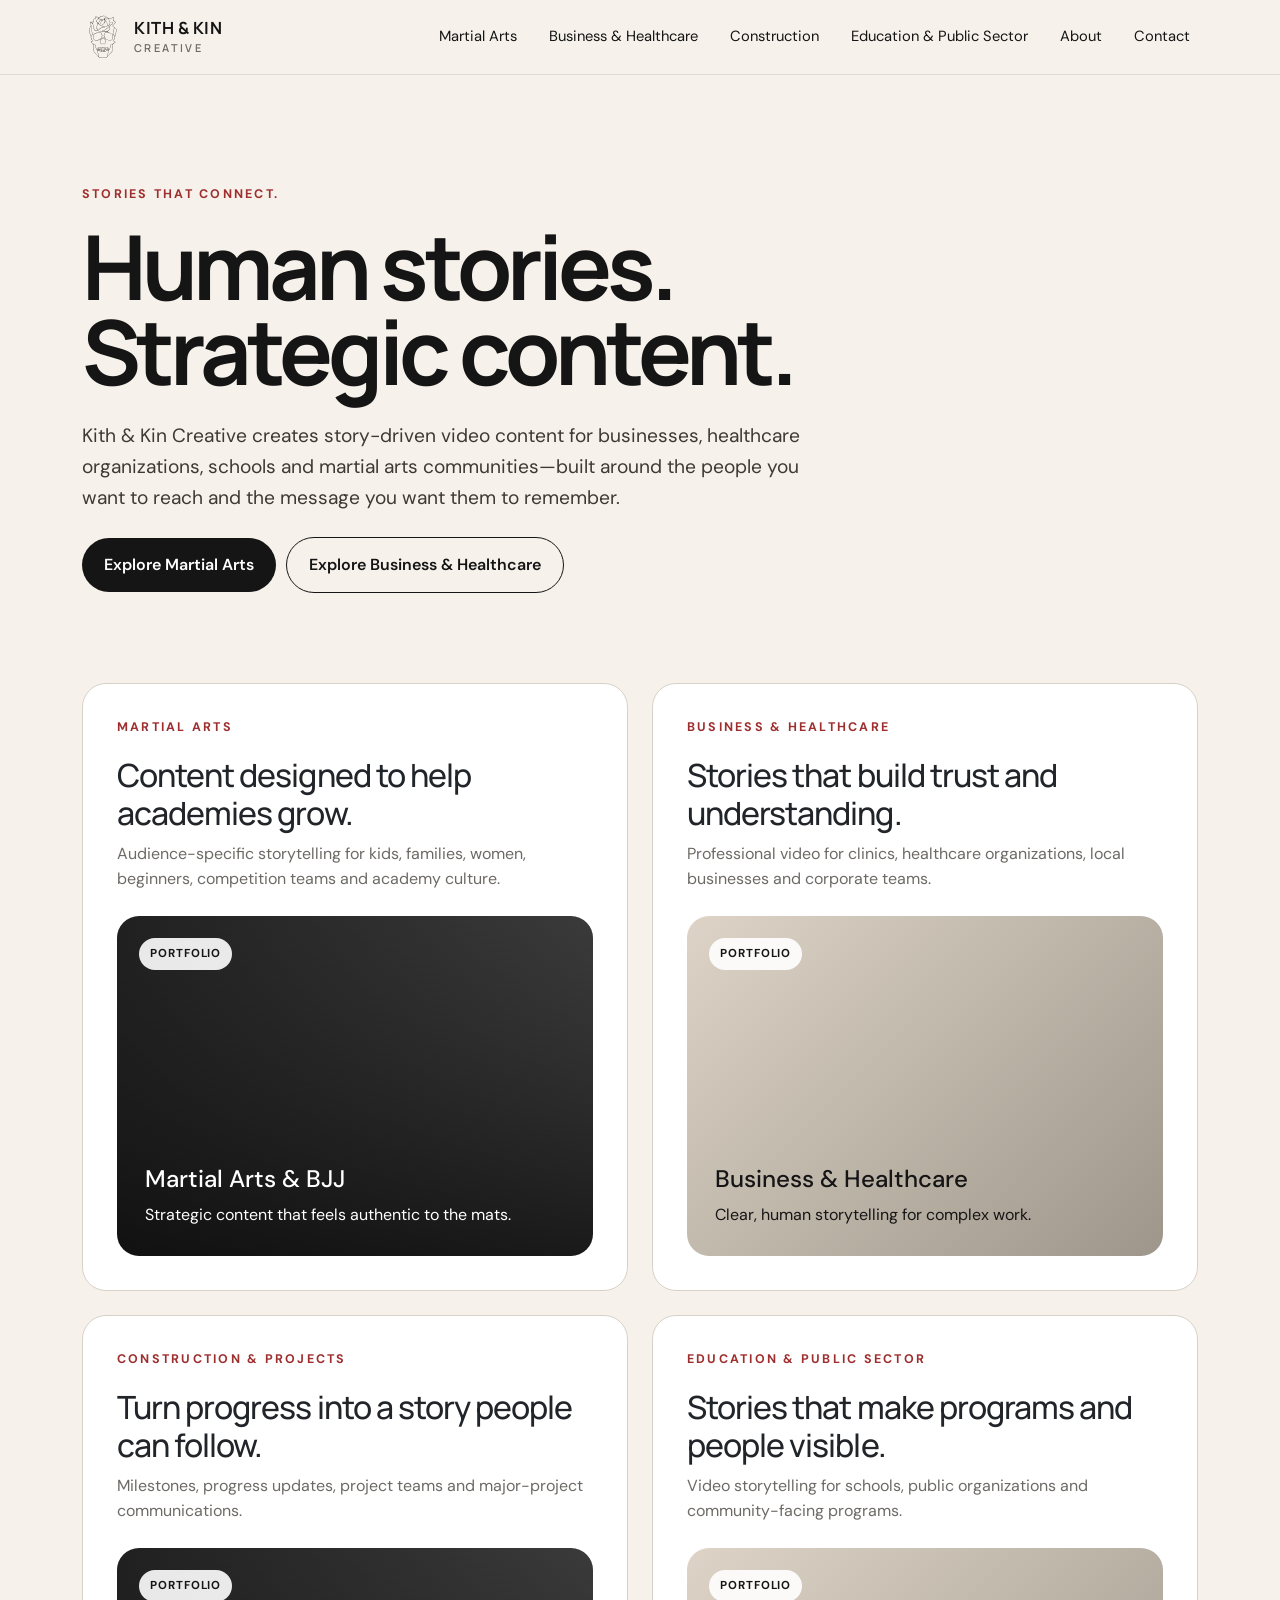
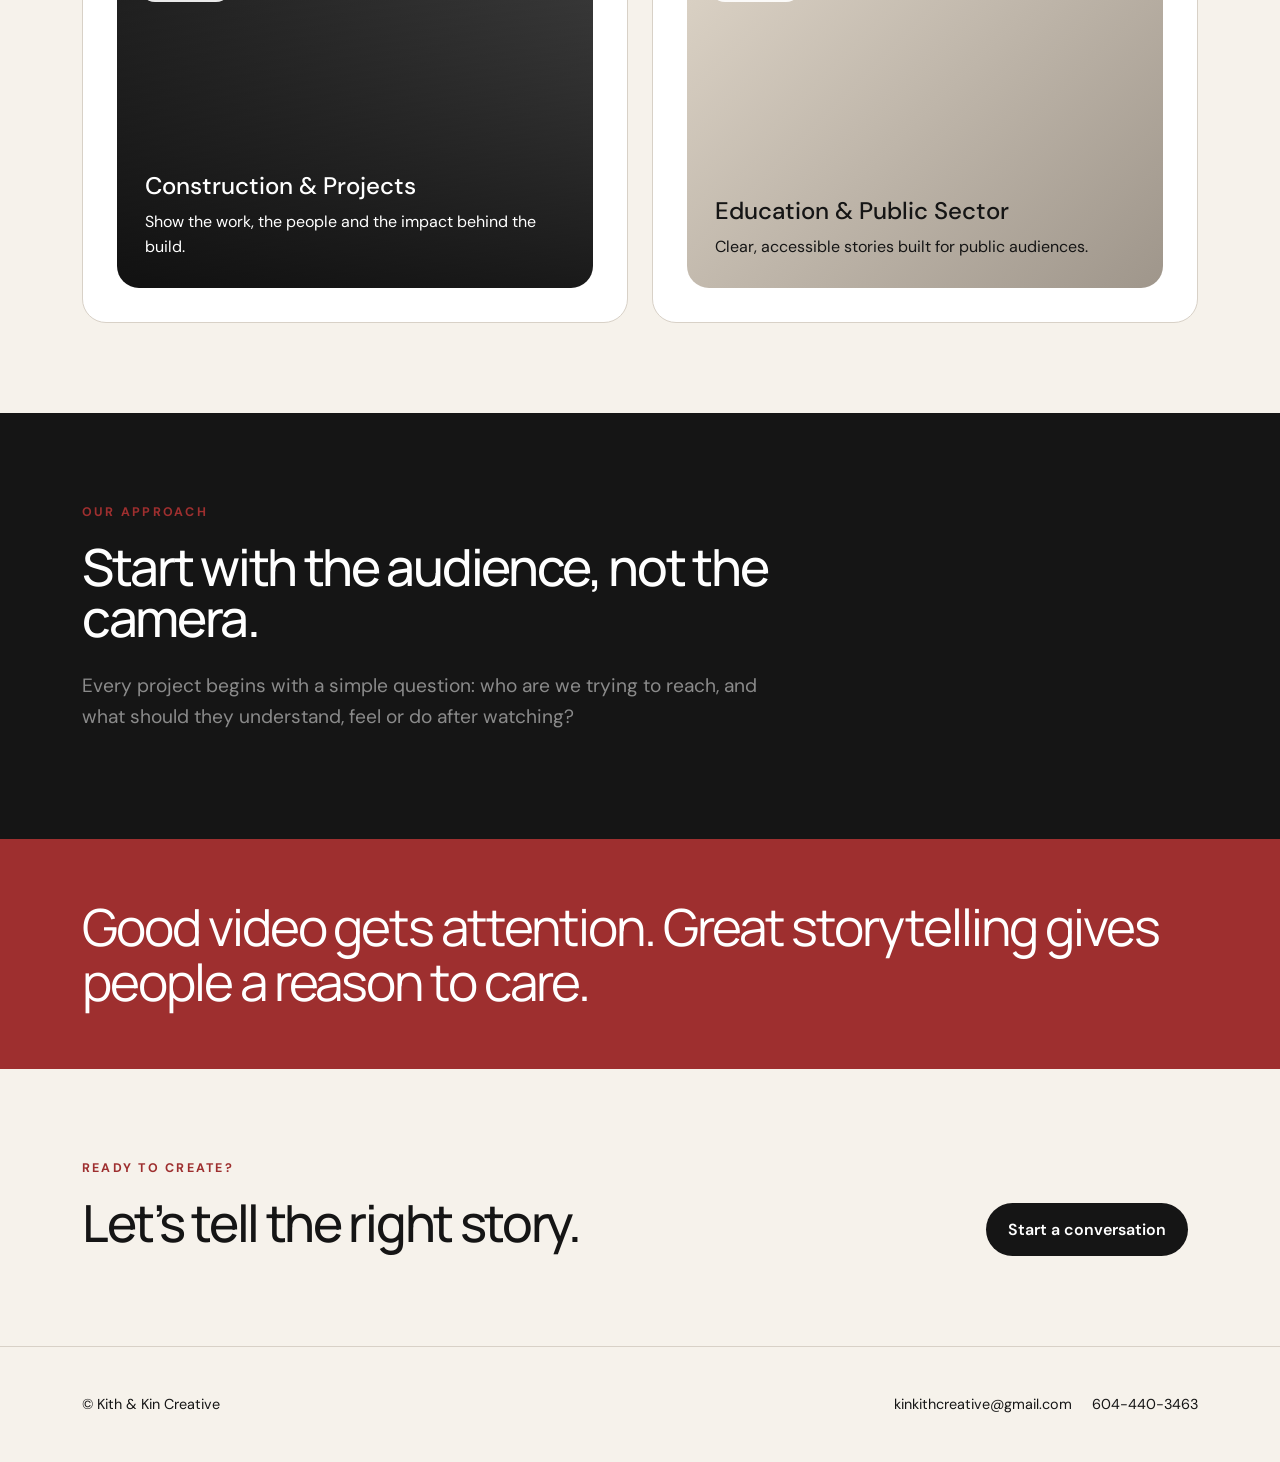
<file: index.html>
<!doctype html><html lang="en"><head><meta charset="utf-8"><meta name="viewport" content="width=device-width, initial-scale=1"><meta name="description" content="Kith & Kin Creative — story-driven video content for businesses, healthcare, schools and martial arts communities."><title>Kith & Kin Creative</title><link href="https://cdn.jsdelivr.net/npm/bootstrap@5.3.3/dist/css/bootstrap.min.css" rel="stylesheet"><link rel="preconnect" href="https://fonts.googleapis.com"><link rel="preconnect" href="https://fonts.gstatic.com" crossorigin><link href="https://fonts.googleapis.com/css2?family=DM+Sans:wght@400;500;600;700&family=Manrope:wght@500;600;700&display=swap" rel="stylesheet"><link rel="stylesheet" href="assets/styles.css"></head><body><nav class="navbar navbar-expand-lg site-nav"><div class="container"><a href="./" class="brand"><img src="assets/logo.svg" alt="Kith & Kin Creative logo"><span class="brand-copy">KITH & KIN<span>CREATIVE</span></span></a><button class="navbar-toggler" type="button" data-bs-toggle="collapse" data-bs-target="#mainNav"><span class="navbar-toggler-icon"></span></button><div class="collapse navbar-collapse justify-content-end" id="mainNav"><div class="navbar-nav"><a class="nav-link" href="martial-arts/">Martial Arts</a><a class="nav-link" href="business-healthcare/">Business & Healthcare</a><a class="nav-link" href="construction-projects/">Construction</a><a class="nav-link" href="education-public-sector/">Education & Public Sector</a><a class="nav-link" href="about/">About</a><a class="nav-link" href="contact/">Contact</a></div></div></div></nav><main><section class="hero"><div class="container"><div class="eyebrow">Stories that connect.</div><h1 class="display-title">Human stories.<br>Strategic content.</h1><p class="lead-copy">Kith & Kin Creative creates story-driven video content for businesses, healthcare organizations, schools and martial arts communities—built around the people you want to reach and the message you want them to remember.</p><div class="mt-4"><a class="btn-main" href="martial-arts/">Explore Martial Arts</a><a class="btn-ghost" href="business-healthcare/">Explore Business & Healthcare</a></div></div></section><section class="section pt-0"><div class="container"><div class="row g-4"><div class="col-lg-6"><a href="martial-arts/" class="text-decoration-none text-dark"><div class="split-card"><div class="eyebrow">Martial Arts</div><h3>Content designed to help academies grow.</h3><p class="muted">Audience-specific storytelling for kids, families, women, beginners, competition teams and academy culture.</p><div class="portfolio-panel mt-4"><span class="tag">Portfolio</span><div><h4>Martial Arts & BJJ</h4><p class="mb-0">Strategic content that feels authentic to the mats.</p></div></div></div></a></div><div class="col-lg-6"><a href="business-healthcare/" class="text-decoration-none text-dark"><div class="split-card"><div class="eyebrow">Business & Healthcare</div><h3>Stories that build trust and understanding.</h3><p class="muted">Professional video for clinics, healthcare organizations, local businesses and corporate teams.</p><div class="portfolio-panel light mt-4"><span class="tag">Portfolio</span><div><h4>Business & Healthcare</h4><p class="mb-0">Clear, human storytelling for complex work.</p></div></div></div></a></div><div class="col-lg-6"><a href="construction-projects/" class="text-decoration-none text-dark"><div class="split-card"><div class="eyebrow">Construction & Projects</div><h3>Turn progress into a story people can follow.</h3><p class="muted">Milestones, progress updates, project teams and major-project communications.</p><div class="portfolio-panel mt-4"><span class="tag">Portfolio</span><div><h4>Construction & Projects</h4><p class="mb-0">Show the work, the people and the impact behind the build.</p></div></div></div></a></div><div class="col-lg-6"><a href="education-public-sector/" class="text-decoration-none text-dark"><div class="split-card"><div class="eyebrow">Education & Public Sector</div><h3>Stories that make programs and people visible.</h3><p class="muted">Video storytelling for schools, public organizations and community-facing programs.</p><div class="portfolio-panel light mt-4"><span class="tag">Portfolio</span><div><h4>Education & Public Sector</h4><p class="mb-0">Clear, accessible stories built for public audiences.</p></div></div></div></a></div></div></div></section><section class="section section-dark"><div class="container"><div class="row"><div class="col-lg-8"><div class="eyebrow">Our approach</div><h2 class="section-title">Start with the audience, not the camera.</h2><p class="lead-copy text-white-50">Every project begins with a simple question: who are we trying to reach, and what should they understand, feel or do after watching?</p></div></div></div></section><section class="quote-strip"><div class="container"><p>Good video gets attention. Great storytelling gives people a reason to care.</p></div></section><section class="section"><div class="container d-lg-flex justify-content-between align-items-end"><div><div class="eyebrow">Ready to create?</div><h2 class="section-title">Let’s tell the right story.</h2></div><a class="btn-main mt-4 mt-lg-0" href="contact/">Start a conversation</a></div></section></main><footer class="footer"><div class="container d-flex flex-column flex-md-row justify-content-between"><div>© Kith & Kin Creative</div><div class="footer-contact"><a href="mailto:kinkithcreative@gmail.com">kinkithcreative@gmail.com</a><a href="tel:+16044403463">604-440-3463</a></div></div></footer><script src="https://cdn.jsdelivr.net/npm/bootstrap@5.3.3/dist/js/bootstrap.bundle.min.js"></script></body></html>
</file>
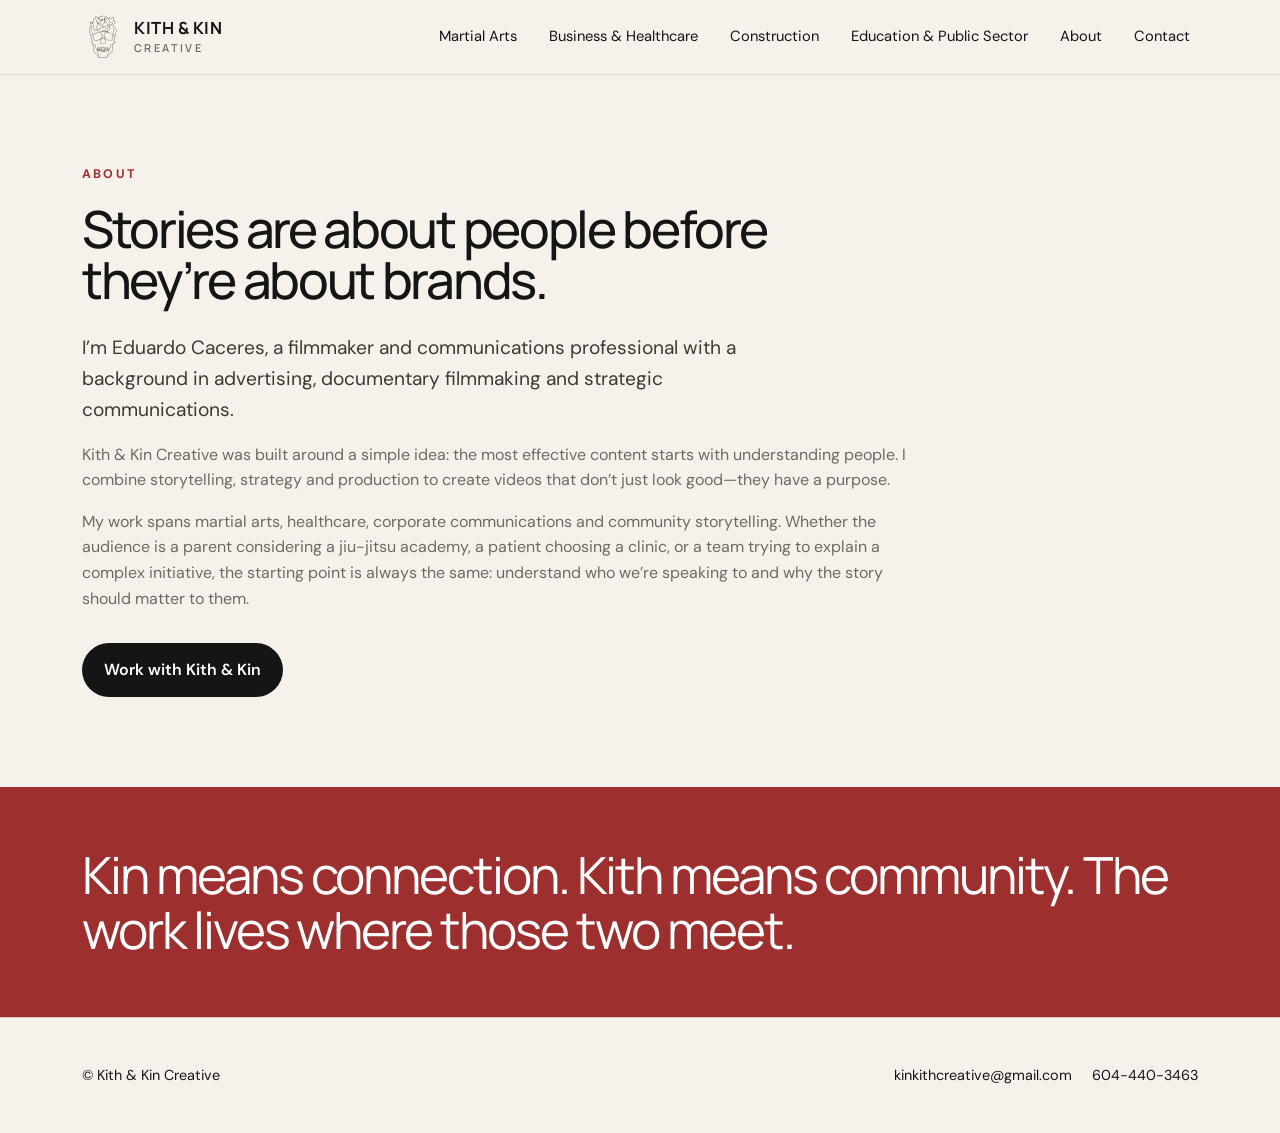
<file: about/index.html>
<!doctype html><html lang="en"><head><meta charset="utf-8"><meta name="viewport" content="width=device-width, initial-scale=1"><meta name="description" content="Kith & Kin Creative — story-driven video content for businesses, healthcare, schools and martial arts communities."><title>About | Kith & Kin Creative</title><link href="https://cdn.jsdelivr.net/npm/bootstrap@5.3.3/dist/css/bootstrap.min.css" rel="stylesheet"><link rel="preconnect" href="https://fonts.googleapis.com"><link rel="preconnect" href="https://fonts.gstatic.com" crossorigin><link href="https://fonts.googleapis.com/css2?family=DM+Sans:wght@400;500;600;700&family=Manrope:wght@500;600;700&display=swap" rel="stylesheet"><link rel="stylesheet" href="../assets/styles.css"></head><body><nav class="navbar navbar-expand-lg site-nav"><div class="container"><a href="../" class="brand"><img src="../assets/logo.svg" alt="Kith & Kin Creative logo"><span class="brand-copy">KITH & KIN<span>CREATIVE</span></span></a><button class="navbar-toggler" type="button" data-bs-toggle="collapse" data-bs-target="#mainNav"><span class="navbar-toggler-icon"></span></button><div class="collapse navbar-collapse justify-content-end" id="mainNav"><div class="navbar-nav"><a class="nav-link" href="../martial-arts/">Martial Arts</a><a class="nav-link" href="../business-healthcare/">Business & Healthcare</a><a class="nav-link" href="../construction-projects/">Construction</a><a class="nav-link" href="../education-public-sector/">Education & Public Sector</a><a class="nav-link" href="../about/">About</a><a class="nav-link" href="../contact/">Contact</a></div></div></div></nav><main><section class="section"><div class="container"><div class="row"><div class="col-lg-10 col-xl-9"><div class="eyebrow">About</div><h1 class="section-title">Stories are about people before they’re about brands.</h1><p class="lead-copy">I’m Eduardo Caceres, a filmmaker and communications professional with a background in advertising, documentary filmmaking and strategic communications.</p><p class="muted">Kith & Kin Creative was built around a simple idea: the most effective content starts with understanding people. I combine storytelling, strategy and production to create videos that don’t just look good—they have a purpose.</p><p class="muted">My work spans martial arts, healthcare, corporate communications and community storytelling. Whether the audience is a parent considering a jiu-jitsu academy, a patient choosing a clinic, or a team trying to explain a complex initiative, the starting point is always the same: understand who we’re speaking to and why the story should matter to them.</p><a class="btn-main mt-3" href="../contact/">Work with Kith & Kin</a></div></div></div></section><section class="quote-strip"><div class="container"><p>Kin means connection. Kith means community. The work lives where those two meet.</p></div></section></main><footer class="footer"><div class="container d-flex flex-column flex-md-row justify-content-between"><div>© Kith & Kin Creative</div><div class="footer-contact"><a href="mailto:kinkithcreative@gmail.com">kinkithcreative@gmail.com</a><a href="tel:+16044403463">604-440-3463</a></div></div></footer><script src="https://cdn.jsdelivr.net/npm/bootstrap@5.3.3/dist/js/bootstrap.bundle.min.js"></script></body></html>
</file>
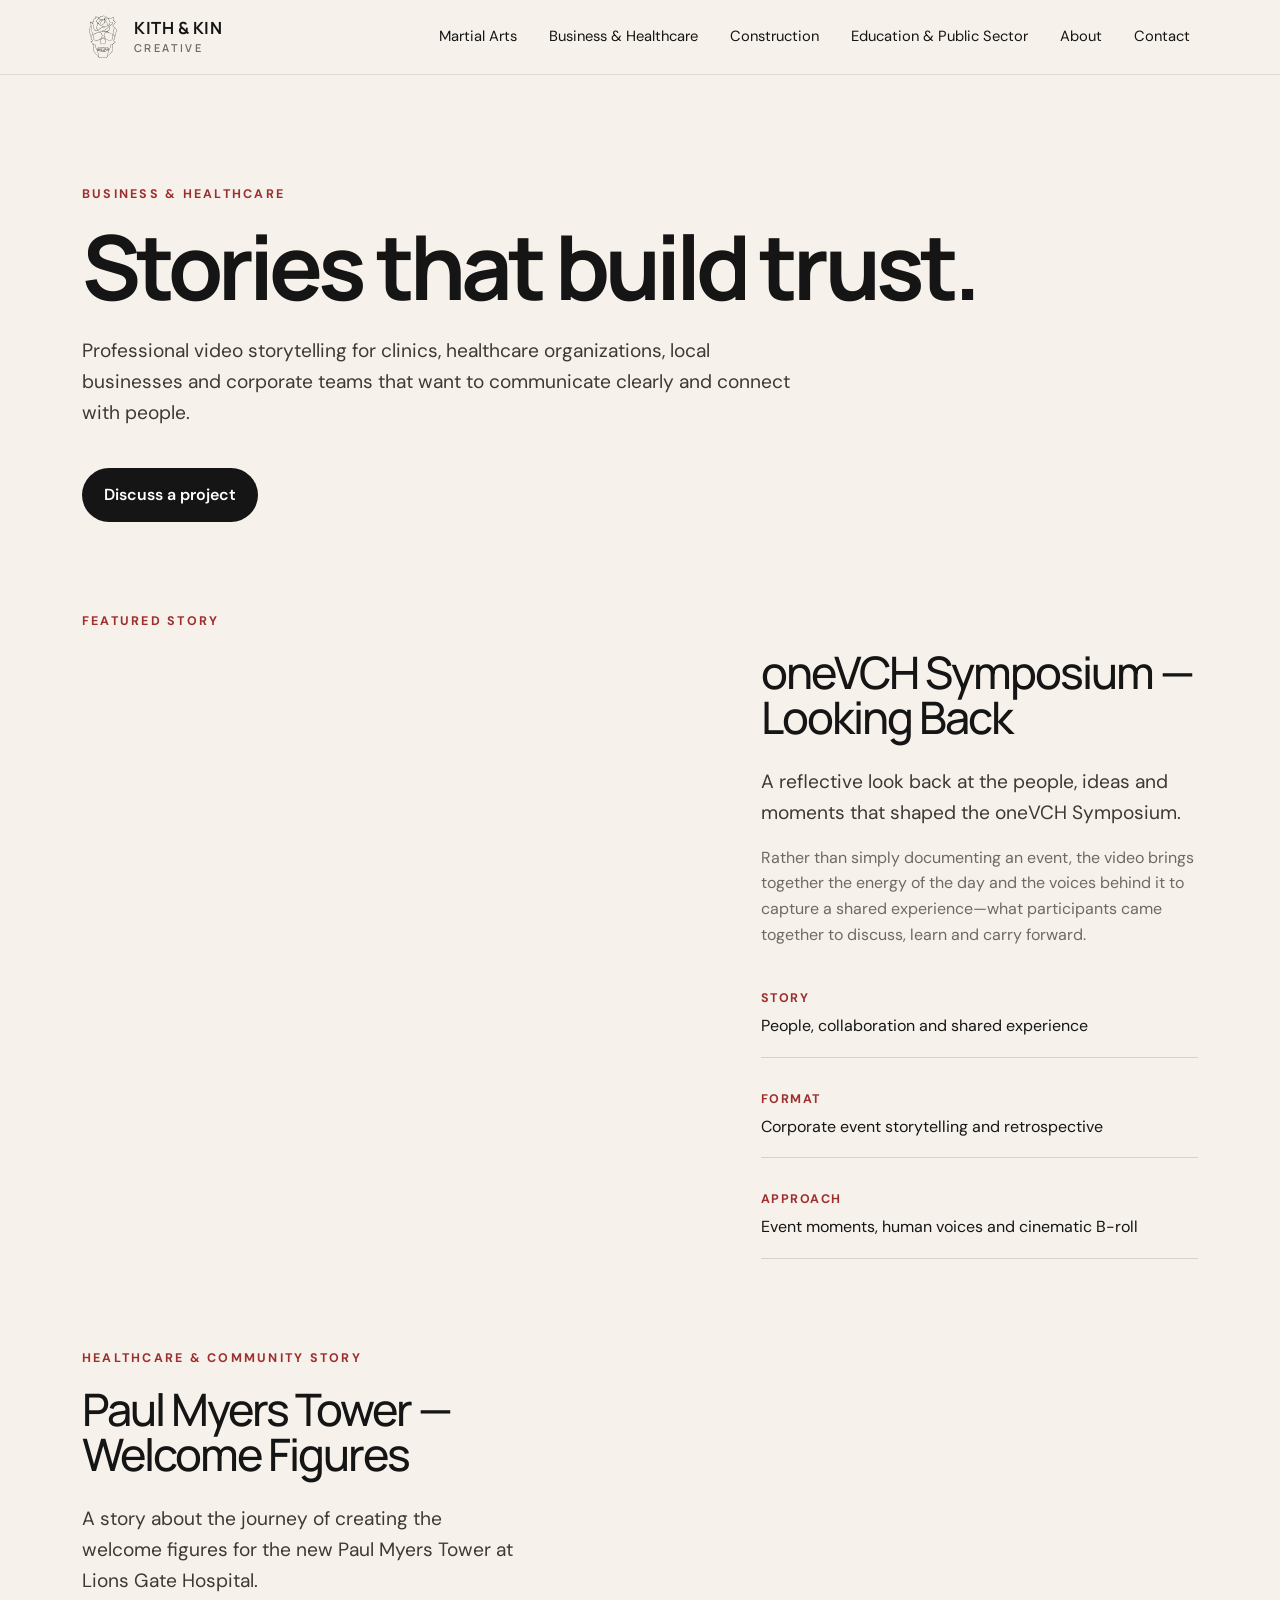
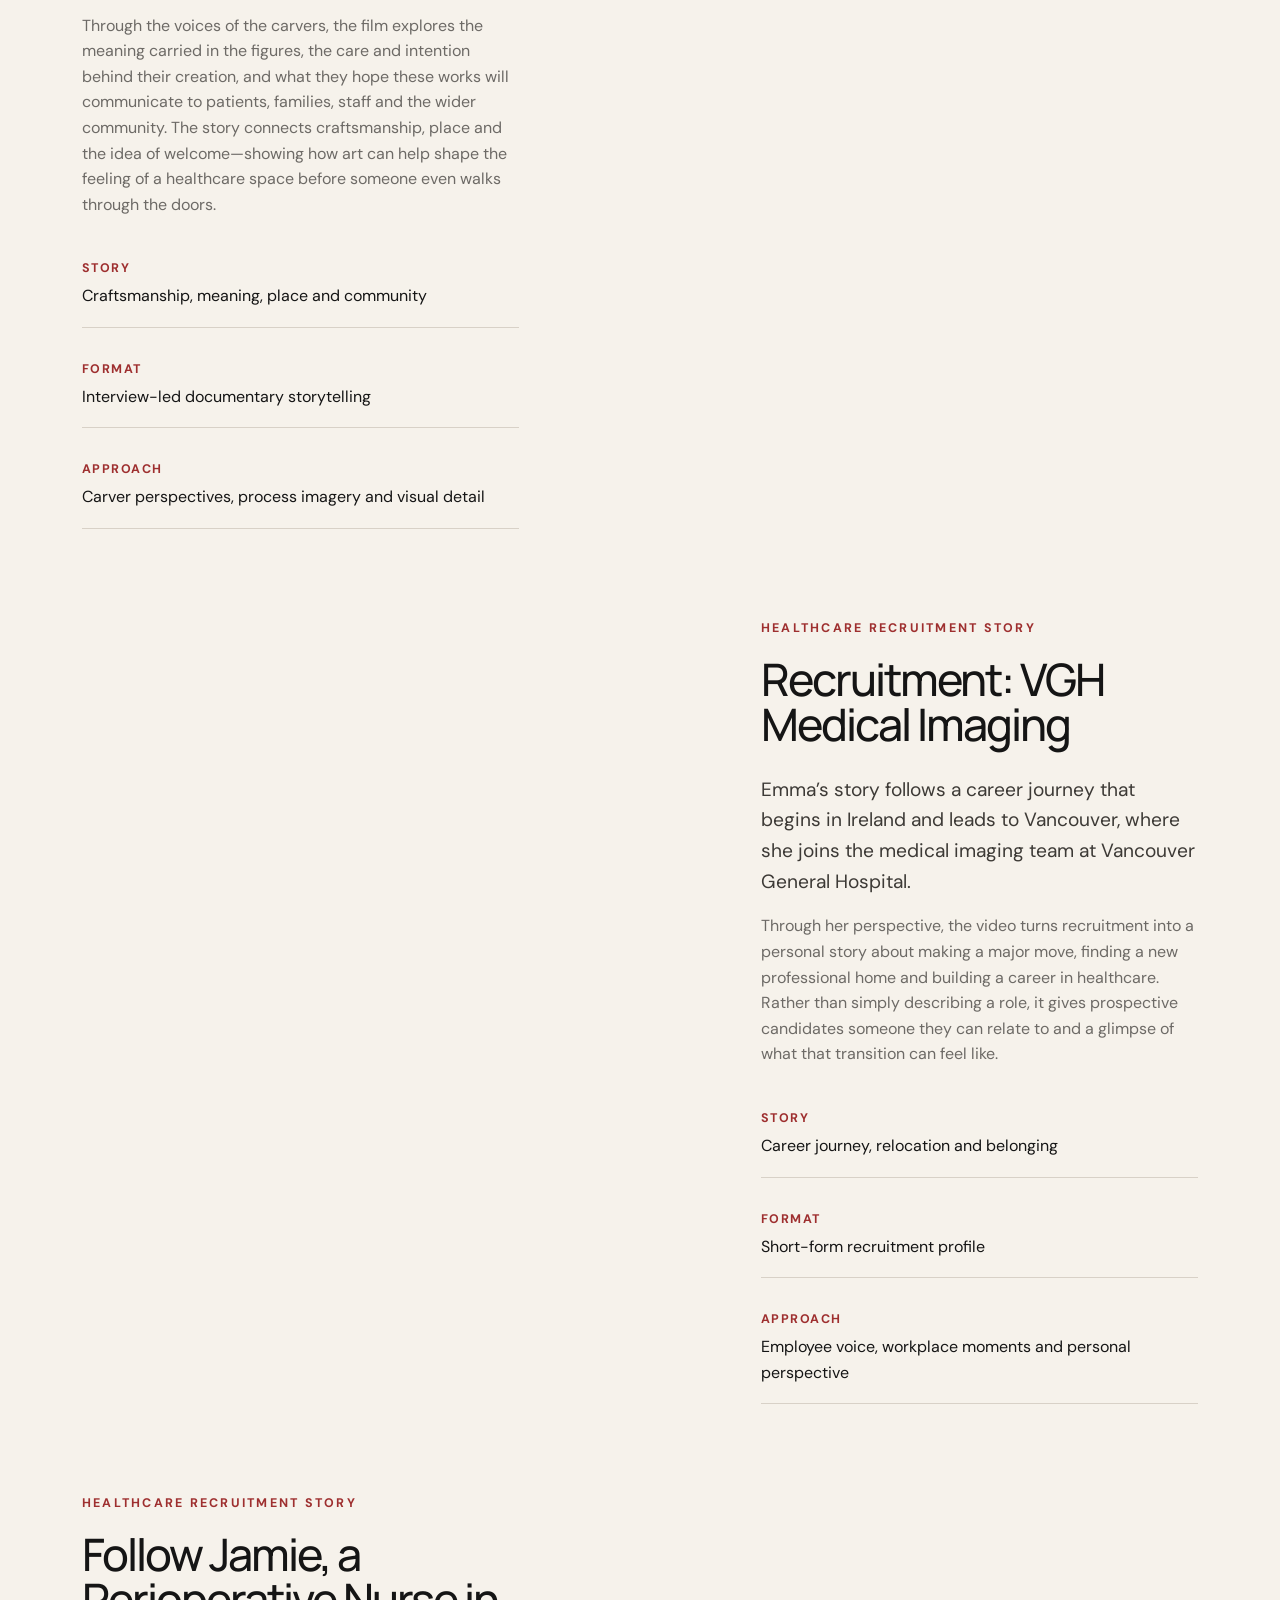
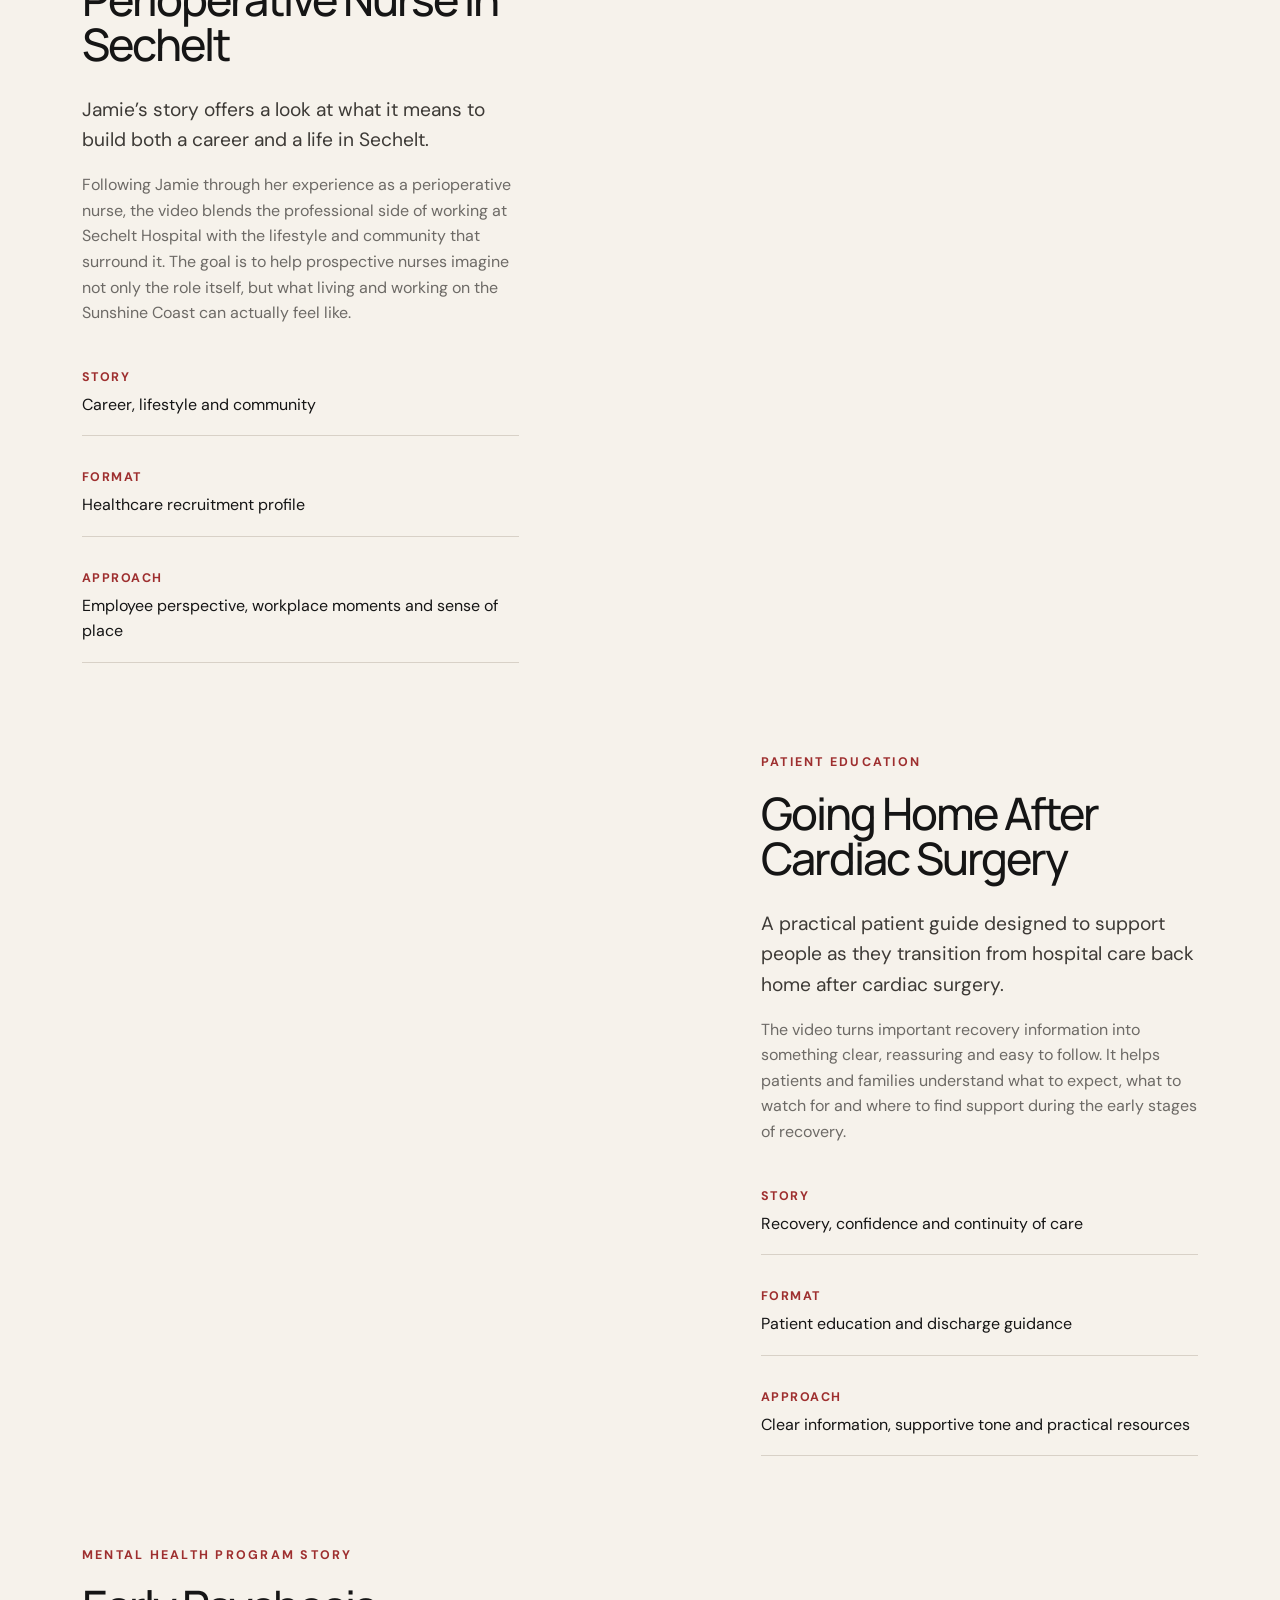
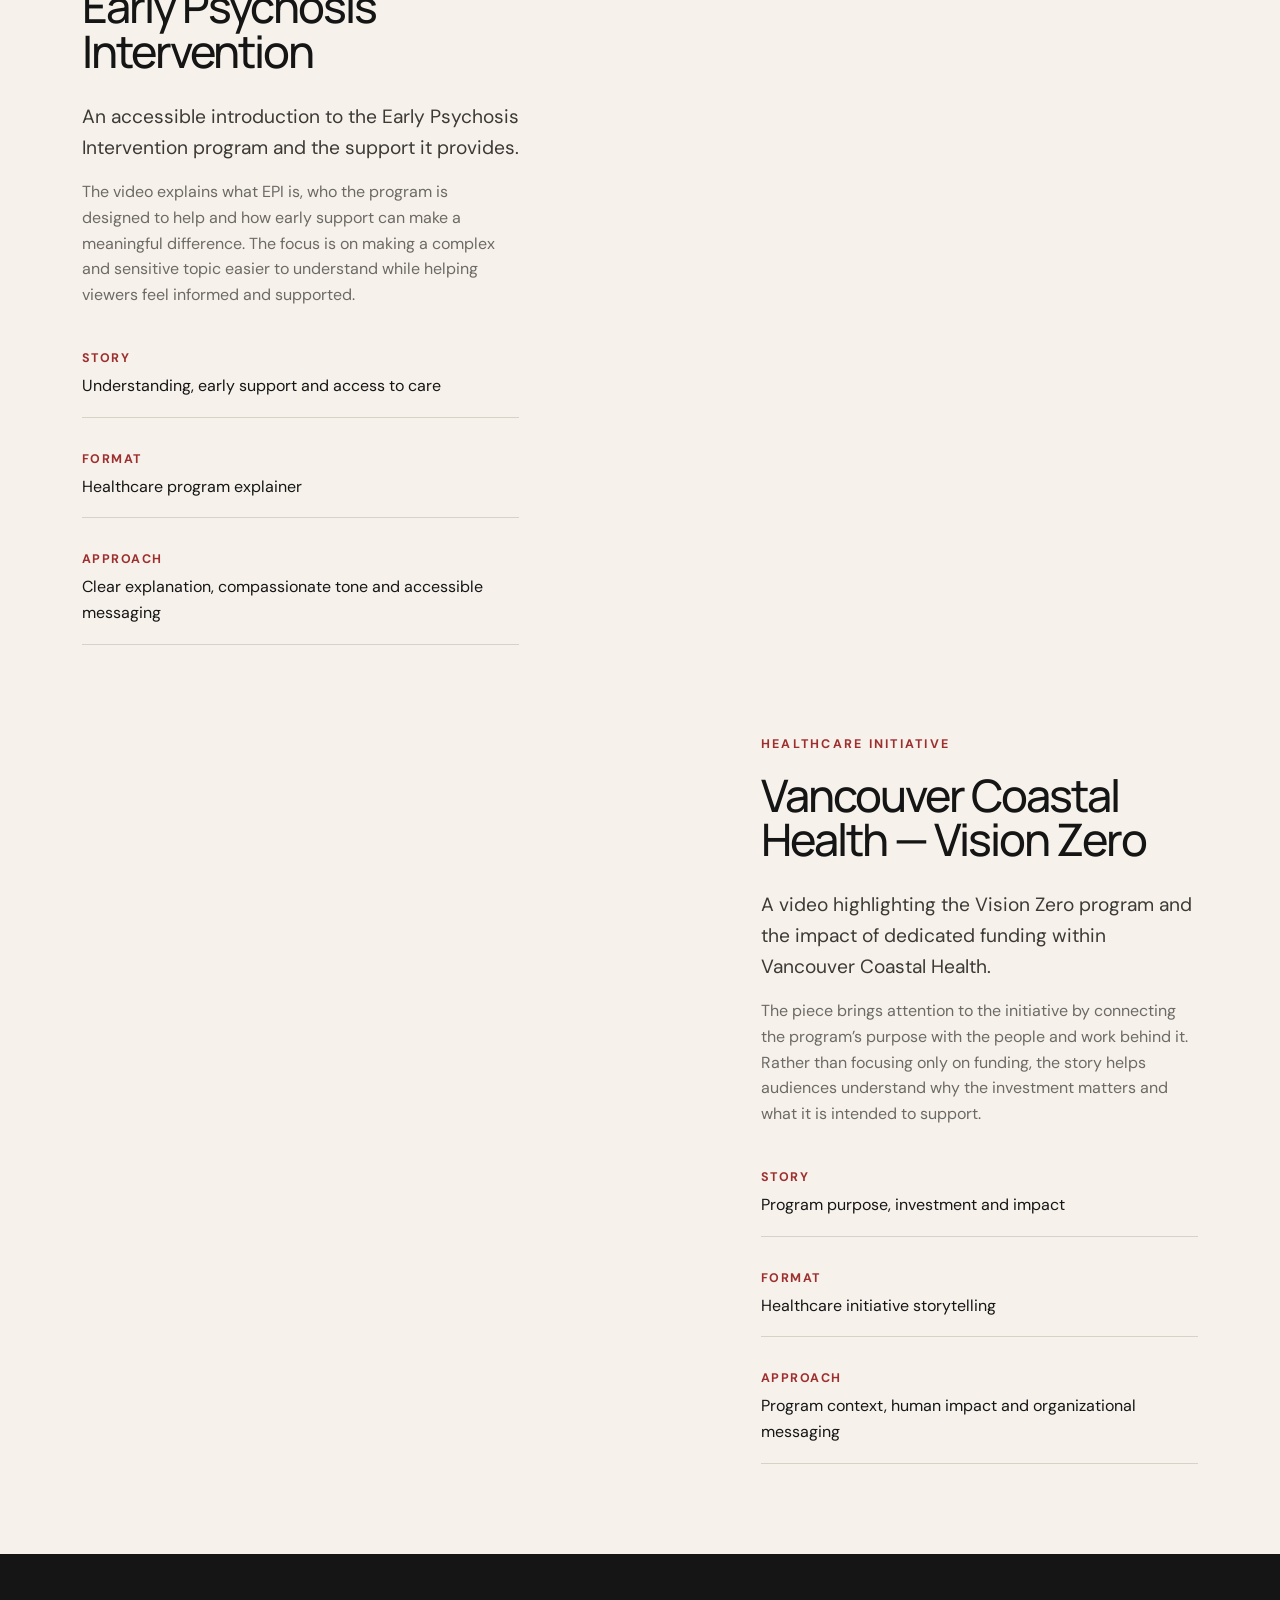
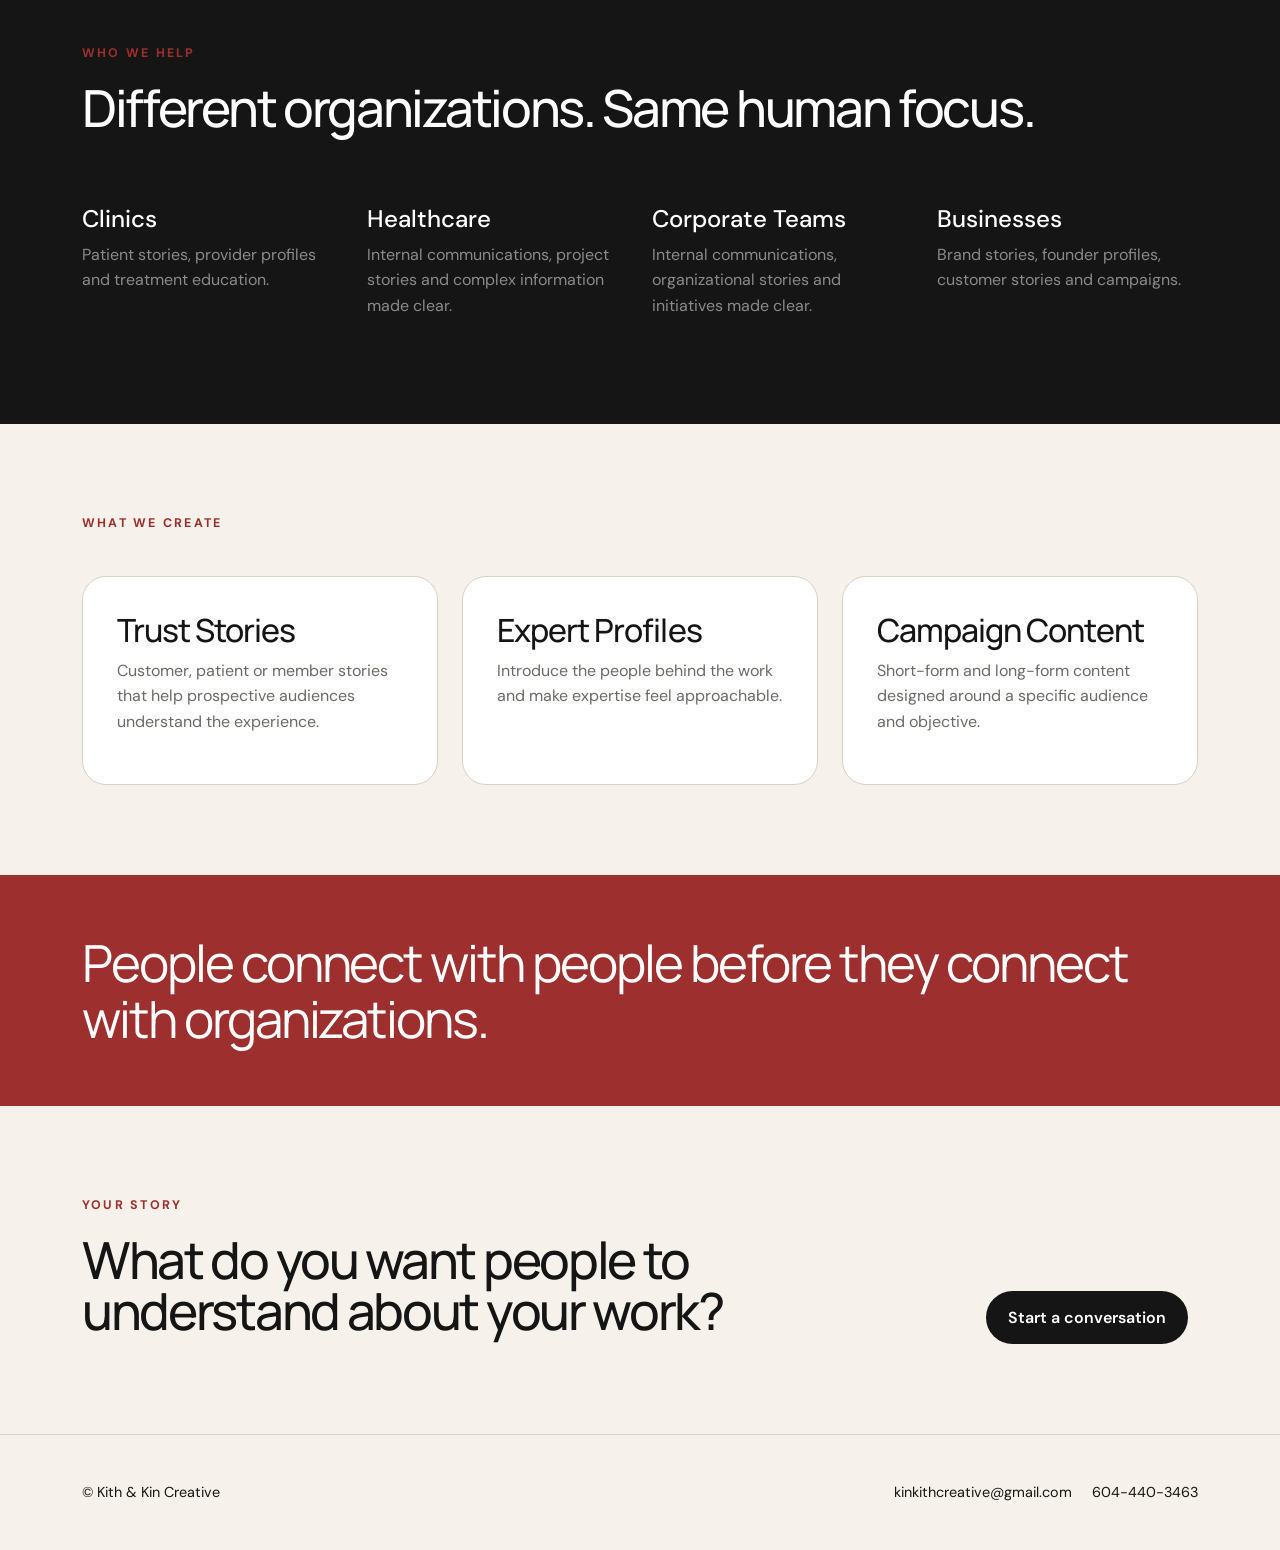
<file: business-healthcare/index.html>
<!doctype html><html lang="en"><head><meta charset="utf-8"><meta name="viewport" content="width=device-width, initial-scale=1"><meta name="description" content="Kith & Kin Creative — story-driven video content for businesses, healthcare, schools and martial arts communities."><title>Business & Healthcare | Kith & Kin Creative</title><link href="https://cdn.jsdelivr.net/npm/bootstrap@5.3.3/dist/css/bootstrap.min.css" rel="stylesheet"><link rel="preconnect" href="https://fonts.googleapis.com"><link rel="preconnect" href="https://fonts.gstatic.com" crossorigin><link href="https://fonts.googleapis.com/css2?family=DM+Sans:wght@400;500;600;700&family=Manrope:wght@500;600;700&display=swap" rel="stylesheet"><link rel="stylesheet" href="../assets/styles.css"></head><body><nav class="navbar navbar-expand-lg site-nav"><div class="container"><a href="../" class="brand"><img src="../assets/logo.svg" alt="Kith & Kin Creative logo"><span class="brand-copy">KITH & KIN<span>CREATIVE</span></span></a><button class="navbar-toggler" type="button" data-bs-toggle="collapse" data-bs-target="#mainNav"><span class="navbar-toggler-icon"></span></button><div class="collapse navbar-collapse justify-content-end" id="mainNav"><div class="navbar-nav"><a class="nav-link" href="../martial-arts/">Martial Arts</a><a class="nav-link" href="../business-healthcare/">Business & Healthcare</a><a class="nav-link" href="../construction-projects/">Construction</a><a class="nav-link" href="../education-public-sector/">Education & Public Sector</a><a class="nav-link" href="../about/">About</a><a class="nav-link" href="../contact/">Contact</a></div></div></div></nav><main><section class="hero"><div class="container"><div class="eyebrow">Business & Healthcare</div><h1 class="display-title">Stories that build trust.</h1><p class="lead-copy">Professional video storytelling for clinics, healthcare organizations, local businesses and corporate teams that want to communicate clearly and connect with people.</p><a class="btn-main mt-4" href="../contact/">Discuss a project</a></div></section><section class="section pt-0"><div class="container"><div class="eyebrow">Featured story</div><div class="row g-5 story-row"><div class="col-lg-7"><div class="ratio ratio-16x9"><iframe src="https://www.youtube.com/embed/2CYdNn0IaSI" title="oneVCH Symposium — Looking Back" allowfullscreen style="border:0;border-radius:22px;"></iframe></div></div><div class="col-lg-5 story-copy"><h2 class="section-title" style="font-size:clamp(2rem,3.5vw,3.5rem)">oneVCH Symposium — Looking Back</h2><p class="lead-copy">A reflective look back at the people, ideas and moments that shaped the oneVCH Symposium.</p><p class="muted">Rather than simply documenting an event, the video brings together the energy of the day and the voices behind it to capture a shared experience—what participants came together to discuss, learn and carry forward.</p><div class="detail-list mt-4"><div class="detail-item"><strong>Story</strong>People, collaboration and shared experience</div><div class="detail-item"><strong>Format</strong>Corporate event storytelling and retrospective</div><div class="detail-item"><strong>Approach</strong>Event moments, human voices and cinematic B-roll</div></div></div></div></div></section><section class="section pt-0"><div class="container"><div class="row g-5 story-row"><div class="col-lg-5 order-2 order-lg-1 story-copy"><div class="eyebrow">Healthcare & Community Story</div><h2 class="section-title" style="font-size:clamp(2rem,3.5vw,3.5rem)">Paul Myers Tower — Welcome Figures</h2><p class="lead-copy">A story about the journey of creating the welcome figures for the new Paul Myers Tower at Lions Gate Hospital.</p><p class="muted">Through the voices of the carvers, the film explores the meaning carried in the figures, the care and intention behind their creation, and what they hope these works will communicate to patients, families, staff and the wider community. The story connects craftsmanship, place and the idea of welcome—showing how art can help shape the feeling of a healthcare space before someone even walks through the doors.</p><div class="detail-list mt-4"><div class="detail-item"><strong>Story</strong>Craftsmanship, meaning, place and community</div><div class="detail-item"><strong>Format</strong>Interview-led documentary storytelling</div><div class="detail-item"><strong>Approach</strong>Carver perspectives, process imagery and visual detail</div></div></div><div class="col-lg-7 order-1 order-lg-2"><div class="ratio ratio-16x9"><iframe src="https://www.youtube.com/embed/PzsLpSVX38o" title="Paul Myers Tower — Welcome Figures" allowfullscreen style="border:0;border-radius:22px;"></iframe></div></div></div></div></section><section class="section pt-0"><div class="container"><div class="row g-5 story-row"><div class="col-lg-7"><div class="ratio" style="--bs-aspect-ratio:177.78%;max-width:420px;margin:auto;"><iframe src="https://www.youtube.com/embed/UgBVRF5D2V8" title="Recruitment: VGH Medical Imaging — Emma's Journey" allowfullscreen style="border:0;border-radius:22px;"></iframe></div></div><div class="col-lg-5 story-copy"><div class="eyebrow">Healthcare Recruitment Story</div><h2 class="section-title" style="font-size:clamp(2rem,3.5vw,3.5rem)">Recruitment: VGH Medical Imaging</h2><p class="lead-copy">Emma’s story follows a career journey that begins in Ireland and leads to Vancouver, where she joins the medical imaging team at Vancouver General Hospital.</p><p class="muted">Through her perspective, the video turns recruitment into a personal story about making a major move, finding a new professional home and building a career in healthcare. Rather than simply describing a role, it gives prospective candidates someone they can relate to and a glimpse of what that transition can feel like.</p><div class="detail-list mt-4"><div class="detail-item"><strong>Story</strong>Career journey, relocation and belonging</div><div class="detail-item"><strong>Format</strong>Short-form recruitment profile</div><div class="detail-item"><strong>Approach</strong>Employee voice, workplace moments and personal perspective</div></div></div></div></div></section><section class="section pt-0"><div class="container"><div class="row g-5 story-row"><div class="col-lg-5 order-2 order-lg-1 story-copy"><div class="eyebrow">Healthcare Recruitment Story</div><h2 class="section-title" style="font-size:clamp(2rem,3.5vw,3.5rem)">Follow Jamie, a Perioperative Nurse in Sechelt</h2><p class="lead-copy">Jamie’s story offers a look at what it means to build both a career and a life in Sechelt.</p><p class="muted">Following Jamie through her experience as a perioperative nurse, the video blends the professional side of working at Sechelt Hospital with the lifestyle and community that surround it. The goal is to help prospective nurses imagine not only the role itself, but what living and working on the Sunshine Coast can actually feel like.</p><div class="detail-list mt-4"><div class="detail-item"><strong>Story</strong>Career, lifestyle and community</div><div class="detail-item"><strong>Format</strong>Healthcare recruitment profile</div><div class="detail-item"><strong>Approach</strong>Employee perspective, workplace moments and sense of place</div></div></div><div class="col-lg-7 order-1 order-lg-2"><div class="ratio ratio-16x9"><iframe src="https://www.youtube.com/embed/D8jDJz2F5_M" title="Follow Jamie, a perioperative nurse in Sechelt" allowfullscreen style="border:0;border-radius:22px;"></iframe></div></div></div></div></section><section class="section pt-0"><div class="container"><div class="row g-5 story-row"><div class="col-lg-7"><div class="ratio ratio-16x9"><iframe src="https://www.youtube.com/embed/63Rv4WA3I5w" title="Going home from the hospital after cardiac surgery — VGH patient guide" allowfullscreen style="border:0;border-radius:22px;"></iframe></div></div><div class="col-lg-5 story-copy"><div class="eyebrow">Patient Education</div><h2 class="section-title" style="font-size:clamp(2rem,3.5vw,3.5rem)">Going Home After Cardiac Surgery</h2><p class="lead-copy">A practical patient guide designed to support people as they transition from hospital care back home after cardiac surgery.</p><p class="muted">The video turns important recovery information into something clear, reassuring and easy to follow. It helps patients and families understand what to expect, what to watch for and where to find support during the early stages of recovery.</p><div class="detail-list mt-4"><div class="detail-item"><strong>Story</strong>Recovery, confidence and continuity of care</div><div class="detail-item"><strong>Format</strong>Patient education and discharge guidance</div><div class="detail-item"><strong>Approach</strong>Clear information, supportive tone and practical resources</div></div></div></div></div></section><section class="section pt-0"><div class="container"><div class="row g-5 story-row"><div class="col-lg-5 order-2 order-lg-1 story-copy"><div class="eyebrow">Mental Health Program Story</div><h2 class="section-title" style="font-size:clamp(2rem,3.5vw,3.5rem)">Early Psychosis Intervention</h2><p class="lead-copy">An accessible introduction to the Early Psychosis Intervention program and the support it provides.</p><p class="muted">The video explains what EPI is, who the program is designed to help and how early support can make a meaningful difference. The focus is on making a complex and sensitive topic easier to understand while helping viewers feel informed and supported.</p><div class="detail-list mt-4"><div class="detail-item"><strong>Story</strong>Understanding, early support and access to care</div><div class="detail-item"><strong>Format</strong>Healthcare program explainer</div><div class="detail-item"><strong>Approach</strong>Clear explanation, compassionate tone and accessible messaging</div></div></div><div class="col-lg-7 order-1 order-lg-2"><div class="ratio ratio-16x9"><iframe src="https://www.youtube.com/embed/RWavaA0WoGc" title="Early Psychosis Intervention" allowfullscreen style="border:0;border-radius:22px;"></iframe></div></div></div></div></section><section class="section pt-0"><div class="container"><div class="row g-5 story-row"><div class="col-lg-7"><div class="ratio ratio-16x9"><iframe src="https://player.vimeo.com/video/913454050" title="Vancouver Coastal Health — Vision Zero" allowfullscreen style="border:0;border-radius:22px;"></iframe></div></div><div class="col-lg-5 story-copy"><div class="eyebrow">Healthcare Initiative</div><h2 class="section-title" style="font-size:clamp(2rem,3.5vw,3.5rem)">Vancouver Coastal Health — Vision Zero</h2><p class="lead-copy">A video highlighting the Vision Zero program and the impact of dedicated funding within Vancouver Coastal Health.</p><p class="muted">The piece brings attention to the initiative by connecting the program’s purpose with the people and work behind it. Rather than focusing only on funding, the story helps audiences understand why the investment matters and what it is intended to support.</p><div class="detail-list mt-4"><div class="detail-item"><strong>Story</strong>Program purpose, investment and impact</div><div class="detail-item"><strong>Format</strong>Healthcare initiative storytelling</div><div class="detail-item"><strong>Approach</strong>Program context, human impact and organizational messaging</div></div></div></div></div></section><section class="section section-dark"><div class="container"><div class="eyebrow">Who we help</div><h2 class="section-title">Different organizations. Same human focus.</h2><div class="row g-4 mt-5"><div class="col-md-3"><h4>Clinics</h4><p class="text-white-50">Patient stories, provider profiles and treatment education.</p></div><div class="col-md-3"><h4>Healthcare</h4><p class="text-white-50">Internal communications, project stories and complex information made clear.</p></div><div class="col-md-3"><h4>Corporate Teams</h4><p class="text-white-50">Internal communications, organizational stories and initiatives made clear.</p></div><div class="col-md-3"><h4>Businesses</h4><p class="text-white-50">Brand stories, founder profiles, customer stories and campaigns.</p></div></div></div></section><section class="section"><div class="container"><div class="eyebrow">What we create</div><div class="row g-4 mt-2"><div class="col-lg-4"><div class="split-card"><h3>Trust Stories</h3><p class="muted">Customer, patient or member stories that help prospective audiences understand the experience.</p></div></div><div class="col-lg-4"><div class="split-card"><h3>Expert Profiles</h3><p class="muted">Introduce the people behind the work and make expertise feel approachable.</p></div></div><div class="col-lg-4"><div class="split-card"><h3>Campaign Content</h3><p class="muted">Short-form and long-form content designed around a specific audience and objective.</p></div></div></div></div></section><section class="quote-strip"><div class="container"><p>People connect with people before they connect with organizations.</p></div></section><section class="section"><div class="container"><div class="row align-items-end"><div class="col-lg-8"><div class="eyebrow">Your story</div><h2 class="section-title">What do you want people to understand about your work?</h2></div><div class="col-lg-4 text-lg-end mt-4 mt-lg-0"><a class="btn-main" href="../contact/">Start a conversation</a></div></div></div></section></main><footer class="footer"><div class="container d-flex flex-column flex-md-row justify-content-between"><div>© Kith & Kin Creative</div><div class="footer-contact"><a href="mailto:kinkithcreative@gmail.com">kinkithcreative@gmail.com</a><a href="tel:+16044403463">604-440-3463</a></div></div></footer><script src="https://cdn.jsdelivr.net/npm/bootstrap@5.3.3/dist/js/bootstrap.bundle.min.js"></script></body></html>
</file>
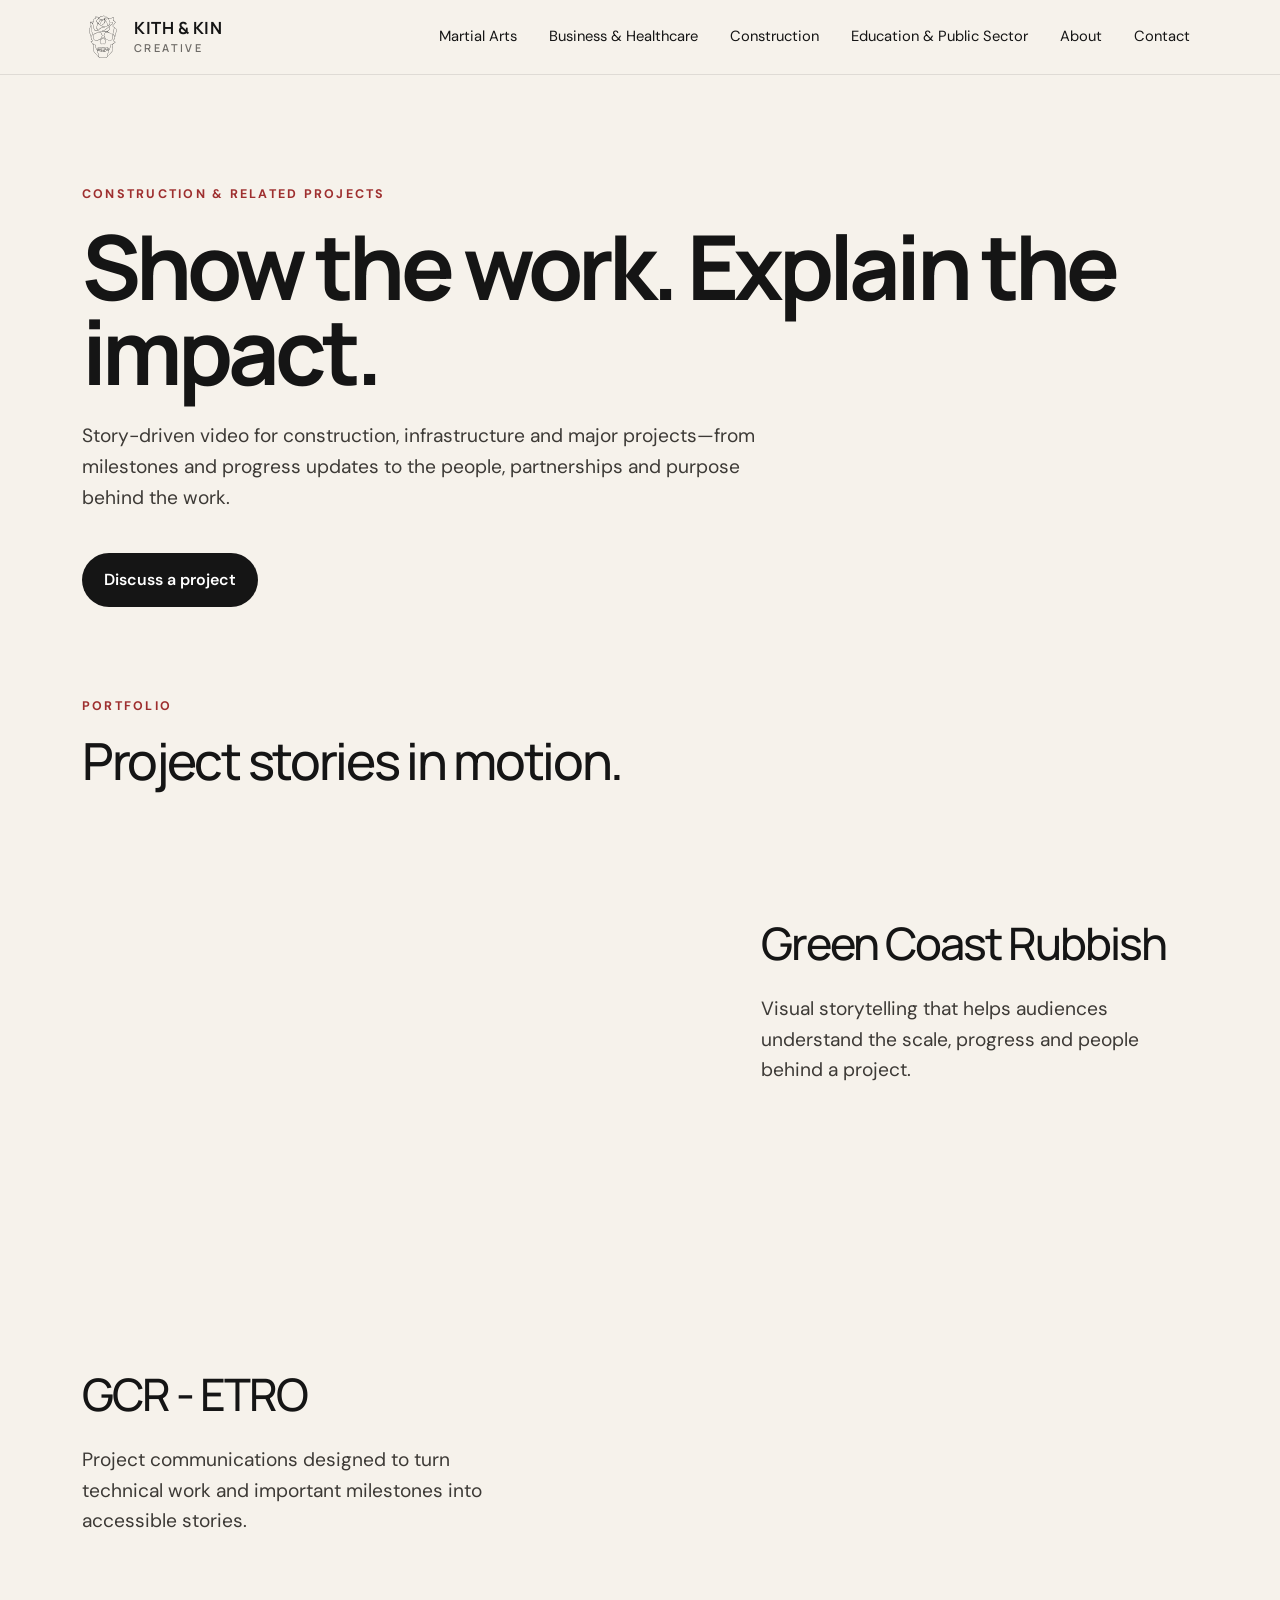
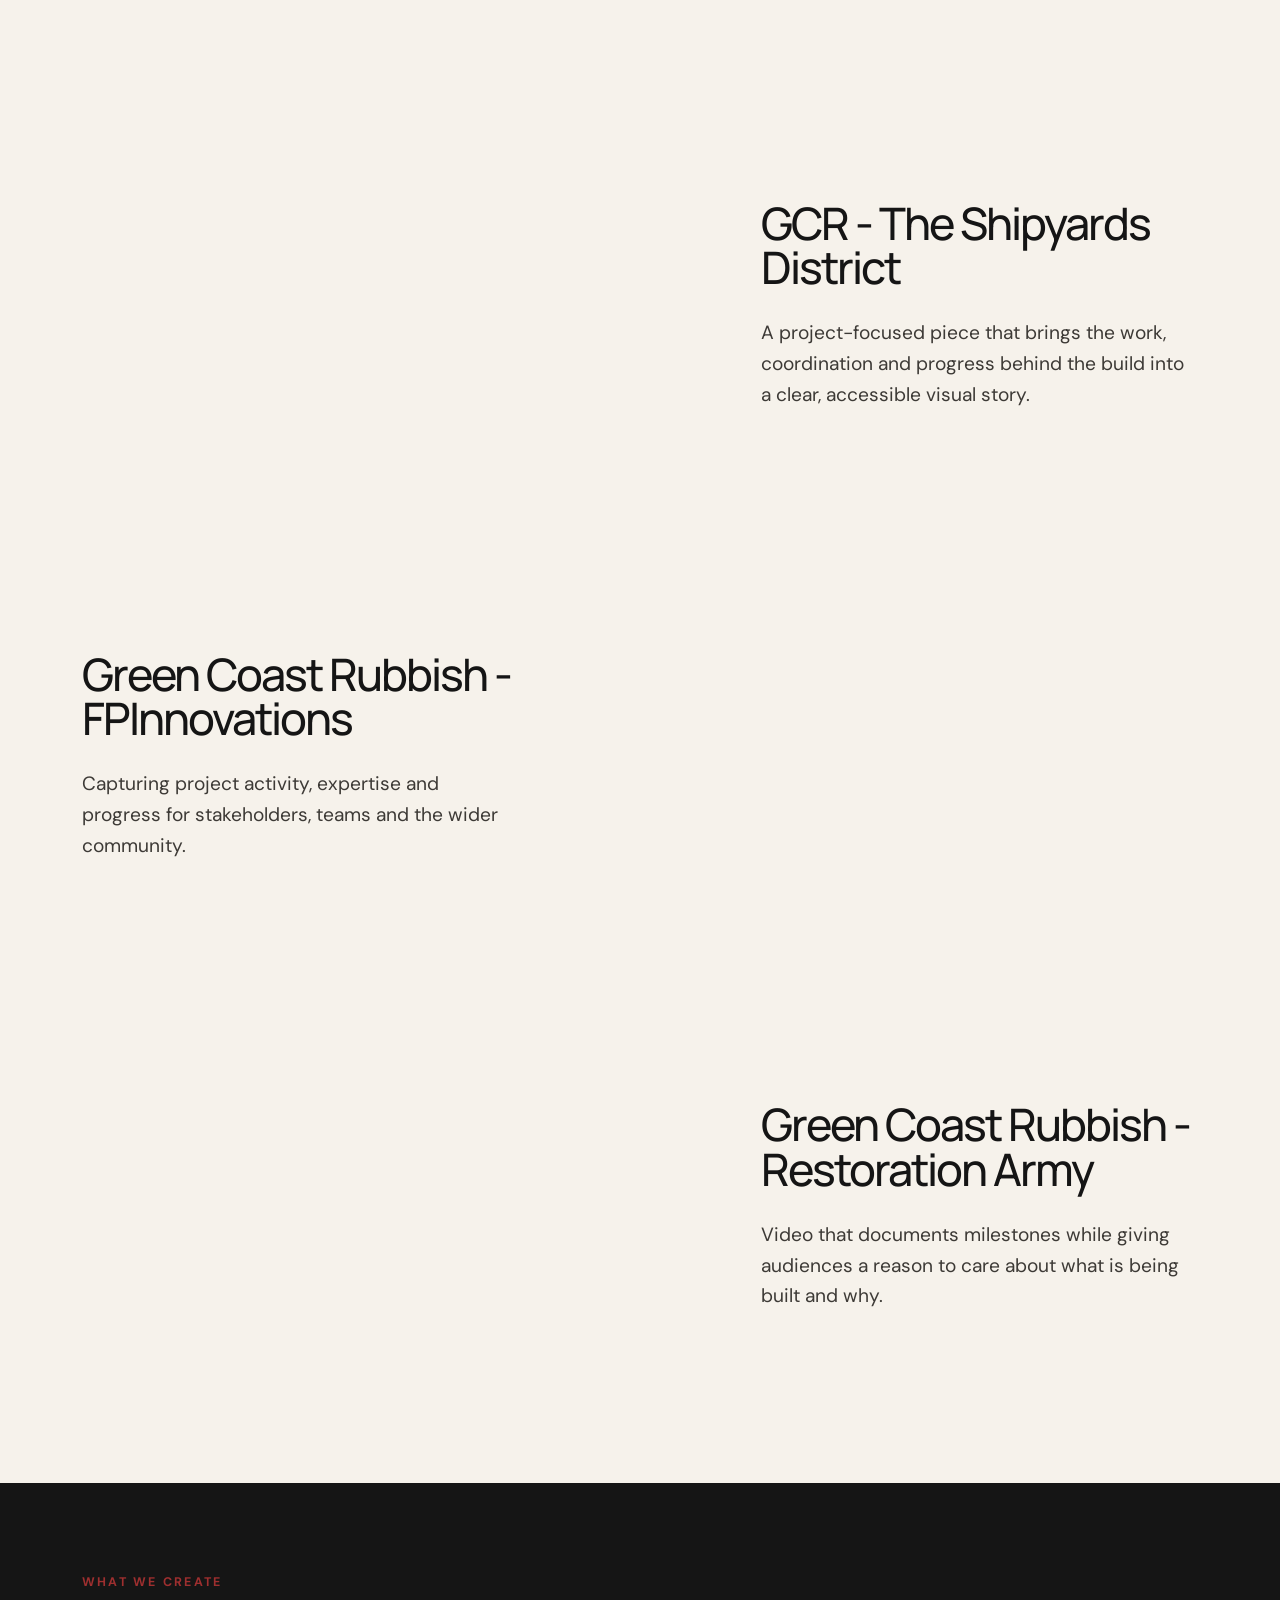
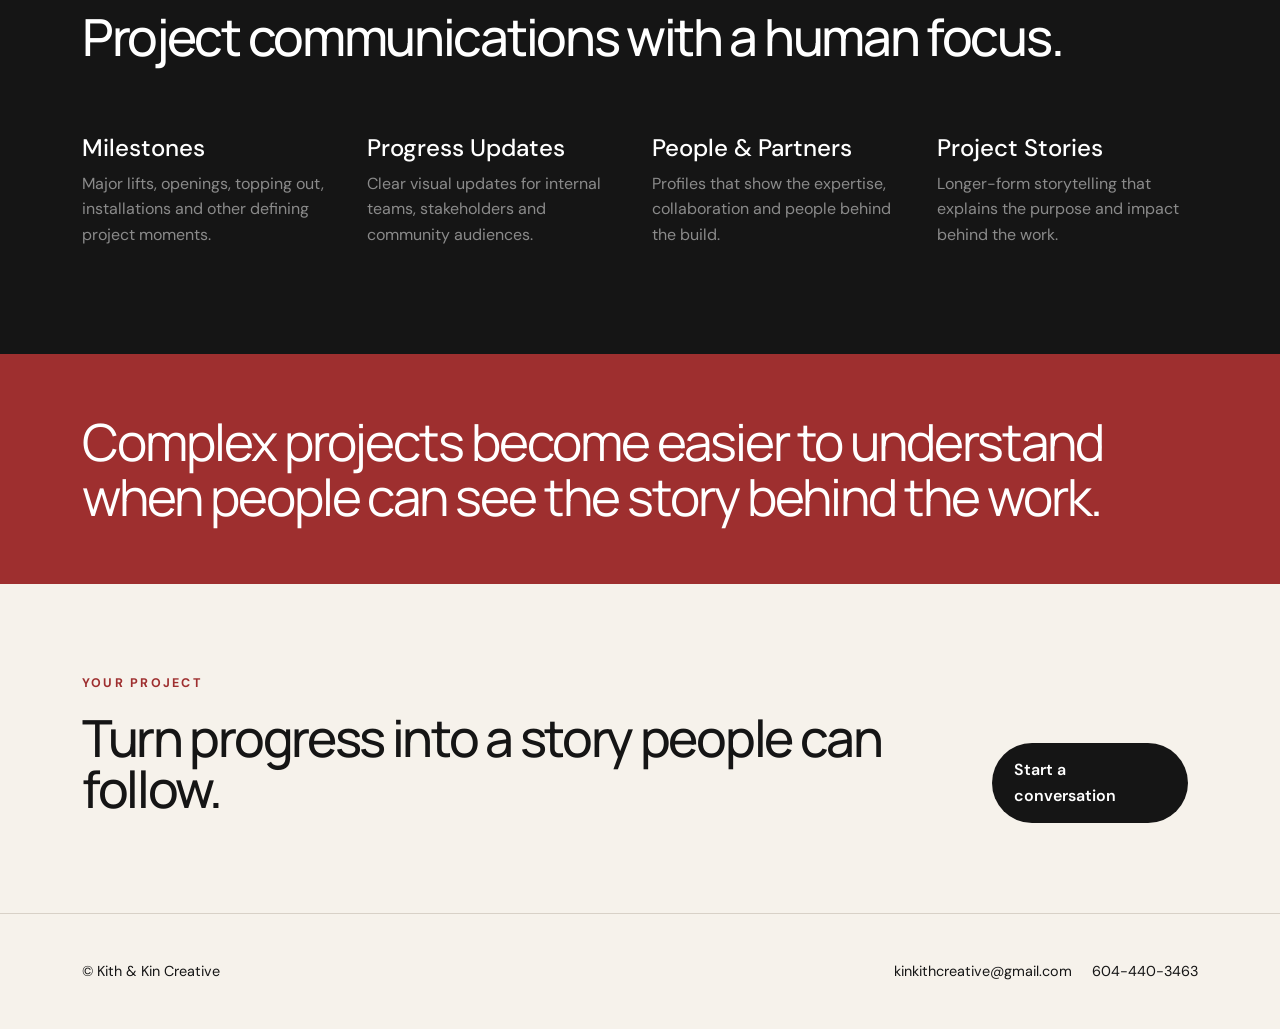
<file: construction-projects/index.html>
<!doctype html><html lang="en"><head><meta charset="utf-8"><meta name="viewport" content="width=device-width, initial-scale=1"><meta name="description" content="Kith & Kin Creative — construction, infrastructure and project storytelling for organizations and project teams."><title>Construction & Projects | Kith & Kin Creative</title><link href="https://cdn.jsdelivr.net/npm/bootstrap@5.3.3/dist/css/bootstrap.min.css" rel="stylesheet"><link rel="preconnect" href="https://fonts.googleapis.com"><link rel="preconnect" href="https://fonts.gstatic.com" crossorigin><link href="https://fonts.googleapis.com/css2?family=DM+Sans:wght@400;500;600;700&family=Manrope:wght@500;600;700&display=swap" rel="stylesheet"><link rel="stylesheet" href="../assets/styles.css"></head><body><nav class="navbar navbar-expand-lg site-nav"><div class="container"><a href="../" class="brand"><img src="../assets/logo.svg" alt="Kith & Kin Creative logo"><span class="brand-copy">KITH & KIN<span>CREATIVE</span></span></a><button class="navbar-toggler" type="button" data-bs-toggle="collapse" data-bs-target="#mainNav"><span class="navbar-toggler-icon"></span></button><div class="collapse navbar-collapse justify-content-end" id="mainNav"><div class="navbar-nav"><a class="nav-link" href="../martial-arts/">Martial Arts</a><a class="nav-link" href="../business-healthcare/">Business & Healthcare</a><a class="nav-link" href="../construction-projects/">Construction</a><a class="nav-link" href="../education-public-sector/">Education & Public Sector</a><a class="nav-link" href="../about/">About</a><a class="nav-link" href="../contact/">Contact</a></div></div></div></nav><main><section class="hero"><div class="container"><div class="eyebrow">Construction & Related Projects</div><h1 class="display-title">Show the work. Explain the impact.</h1><p class="lead-copy">Story-driven video for construction, infrastructure and major projects—from milestones and progress updates to the people, partnerships and purpose behind the work.</p><a class="btn-main mt-4" href="../contact/">Discuss a project</a></div></section><section class="section pt-0"><div class="container"><div class="eyebrow">Portfolio</div><h2 class="section-title mb-5">Project stories in motion.</h2><div class="row g-5 align-items-center mb-5 pb-lg-5"><div class="col-lg-7"><div class="ratio ratio-16x9"><iframe src="https://player.vimeo.com/video/478678831" title="Construction project video 1" allowfullscreen style="border:0;border-radius:22px;"></iframe></div></div><div class="col-lg-5"><h3 class="section-title" style="font-size:clamp(2rem,3.5vw,3.4rem)">Green Coast Rubbish</h3><p class="lead-copy">Visual storytelling that helps audiences understand the scale, progress and people behind a project.</p></div></div><div class="row g-5 align-items-center mb-5 pb-lg-5"><div class="col-lg-5 order-2 order-lg-1"><h3 class="section-title" style="font-size:clamp(2rem,3.5vw,3.4rem)">GCR - ETRO</h3><p class="lead-copy">Project communications designed to turn technical work and important milestones into accessible stories.</p></div><div class="col-lg-7 order-1 order-lg-2"><div class="ratio ratio-16x9"><iframe src="https://player.vimeo.com/video/547668764" title="Construction project video 2" allowfullscreen style="border:0;border-radius:22px;"></iframe></div></div></div><div class="row g-5 align-items-center mb-5 pb-lg-5"><div class="col-lg-7"><div class="ratio ratio-16x9"><iframe src="https://player.vimeo.com/video/547662558" title="Construction project video 3" allowfullscreen style="border:0;border-radius:22px;"></iframe></div></div><div class="col-lg-5"><h3 class="section-title" style="font-size:clamp(2rem,3.5vw,3.4rem)">GCR - The Shipyards District</h3><p class="lead-copy">A project-focused piece that brings the work, coordination and progress behind the build into a clear, accessible visual story.</p></div></div><div class="row g-5 align-items-center mb-5 pb-lg-5"><div class="col-lg-5 order-2 order-lg-1"><h3 class="section-title" style="font-size:clamp(2rem,3.5vw,3.4rem)">Green Coast Rubbish - FPInnovations</h3><p class="lead-copy">Capturing project activity, expertise and progress for stakeholders, teams and the wider community.</p></div><div class="col-lg-7 order-1 order-lg-2"><div class="ratio ratio-16x9"><iframe src="https://player.vimeo.com/video/527985442" title="Construction project video 4" allowfullscreen style="border:0;border-radius:22px;"></iframe></div></div></div><div class="row g-5 align-items-center"><div class="col-lg-7"><div class="ratio ratio-16x9"><iframe src="https://player.vimeo.com/video/523002550" title="Construction project video 5" allowfullscreen style="border:0;border-radius:22px;"></iframe></div></div><div class="col-lg-5"><h3 class="section-title" style="font-size:clamp(2rem,3.5vw,3.4rem)">Green Coast Rubbish - Restoration Army</h3><p class="lead-copy">Video that documents milestones while giving audiences a reason to care about what is being built and why.</p></div></div></div></section><section class="section section-dark"><div class="container"><div class="eyebrow">What we create</div><h2 class="section-title">Project communications with a human focus.</h2><div class="row g-4 mt-5"><div class="col-md-3"><h4>Milestones</h4><p class="text-white-50">Major lifts, openings, topping out, installations and other defining project moments.</p></div><div class="col-md-3"><h4>Progress Updates</h4><p class="text-white-50">Clear visual updates for internal teams, stakeholders and community audiences.</p></div><div class="col-md-3"><h4>People & Partners</h4><p class="text-white-50">Profiles that show the expertise, collaboration and people behind the build.</p></div><div class="col-md-3"><h4>Project Stories</h4><p class="text-white-50">Longer-form storytelling that explains the purpose and impact behind the work.</p></div></div></div></section><section class="quote-strip"><div class="container"><p>Complex projects become easier to understand when people can see the story behind the work.</p></div></section><section class="section"><div class="container d-lg-flex justify-content-between align-items-end"><div><div class="eyebrow">Your project</div><h2 class="section-title">Turn progress into a story people can follow.</h2></div><a class="btn-main mt-4 mt-lg-0" href="../contact/">Start a conversation</a></div></section></main><footer class="footer"><div class="container d-flex flex-column flex-md-row justify-content-between"><div>© Kith & Kin Creative</div><div class="footer-contact"><a href="mailto:kinkithcreative@gmail.com">kinkithcreative@gmail.com</a><a href="tel:+16044403463">604-440-3463</a></div></div></footer><script src="https://cdn.jsdelivr.net/npm/bootstrap@5.3.3/dist/js/bootstrap.bundle.min.js"></script></body></html>
</file>
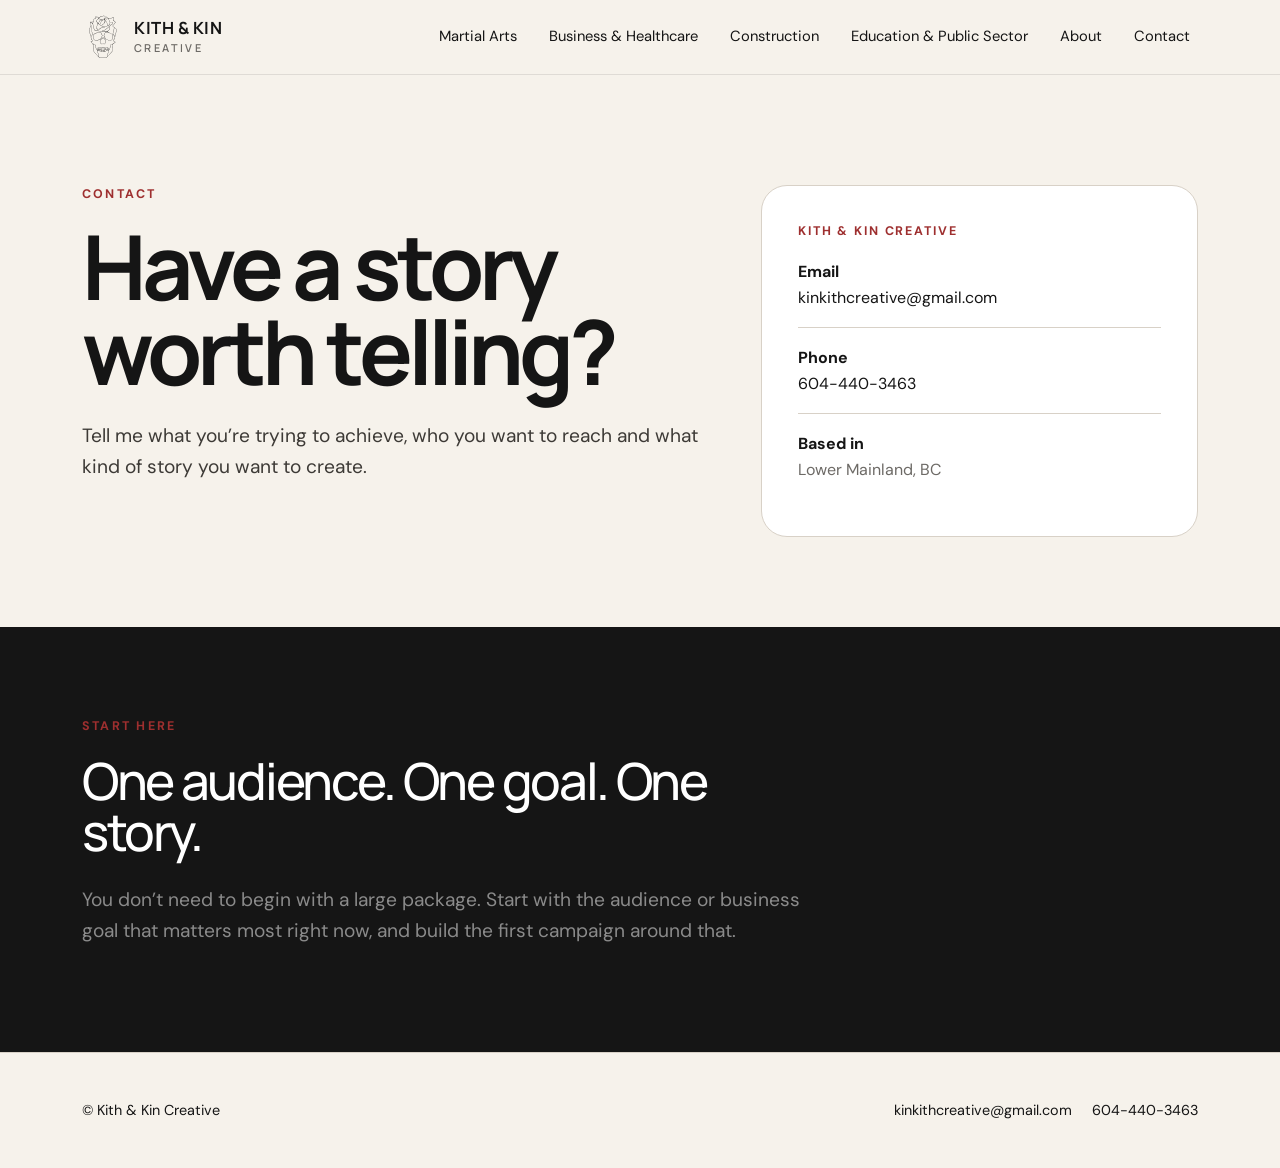
<file: contact/index.html>
<!doctype html><html lang="en"><head><meta charset="utf-8"><meta name="viewport" content="width=device-width, initial-scale=1"><meta name="description" content="Kith & Kin Creative — story-driven video content for businesses, healthcare, schools and martial arts communities."><title>Contact | Kith & Kin Creative</title><link href="https://cdn.jsdelivr.net/npm/bootstrap@5.3.3/dist/css/bootstrap.min.css" rel="stylesheet"><link rel="preconnect" href="https://fonts.googleapis.com"><link rel="preconnect" href="https://fonts.gstatic.com" crossorigin><link href="https://fonts.googleapis.com/css2?family=DM+Sans:wght@400;500;600;700&family=Manrope:wght@500;600;700&display=swap" rel="stylesheet"><link rel="stylesheet" href="../assets/styles.css"></head><body><nav class="navbar navbar-expand-lg site-nav"><div class="container"><a href="../" class="brand"><img src="../assets/logo.svg" alt="Kith & Kin Creative logo"><span class="brand-copy">KITH & KIN<span>CREATIVE</span></span></a><button class="navbar-toggler" type="button" data-bs-toggle="collapse" data-bs-target="#mainNav"><span class="navbar-toggler-icon"></span></button><div class="collapse navbar-collapse justify-content-end" id="mainNav"><div class="navbar-nav"><a class="nav-link" href="../martial-arts/">Martial Arts</a><a class="nav-link" href="../business-healthcare/">Business & Healthcare</a><a class="nav-link" href="../construction-projects/">Construction</a><a class="nav-link" href="../education-public-sector/">Education & Public Sector</a><a class="nav-link" href="../about/">About</a><a class="nav-link" href="../contact/">Contact</a></div></div></div></nav><main><section class="hero"><div class="container"><div class="row g-5"><div class="col-lg-7"><div class="eyebrow">Contact</div><h1 class="display-title">Have a story worth telling?</h1><p class="lead-copy">Tell me what you’re trying to achieve, who you want to reach and what kind of story you want to create.</p></div><div class="col-lg-5"><div class="contact-box"><div class="mini-title">Kith & Kin Creative</div><div class="contact-row"><strong>Email</strong><br><a href="mailto:kinkithcreative@gmail.com">kinkithcreative@gmail.com</a></div><div class="contact-row"><strong>Phone</strong><br><a href="tel:+16044403463">604-440-3463</a></div><div class="contact-row"><strong>Based in</strong><br><span class="muted">Lower Mainland, BC</span></div></div></div></div></div></section><section class="section section-dark"><div class="container"><div class="row"><div class="col-lg-8"><div class="eyebrow">Start here</div><h2 class="section-title">One audience. One goal. One story.</h2><p class="lead-copy text-white-50">You don’t need to begin with a large package. Start with the audience or business goal that matters most right now, and build the first campaign around that.</p></div></div></div></section></main><footer class="footer"><div class="container d-flex flex-column flex-md-row justify-content-between"><div>© Kith & Kin Creative</div><div class="footer-contact"><a href="mailto:kinkithcreative@gmail.com">kinkithcreative@gmail.com</a><a href="tel:+16044403463">604-440-3463</a></div></div></footer><script src="https://cdn.jsdelivr.net/npm/bootstrap@5.3.3/dist/js/bootstrap.bundle.min.js"></script></body></html>
</file>
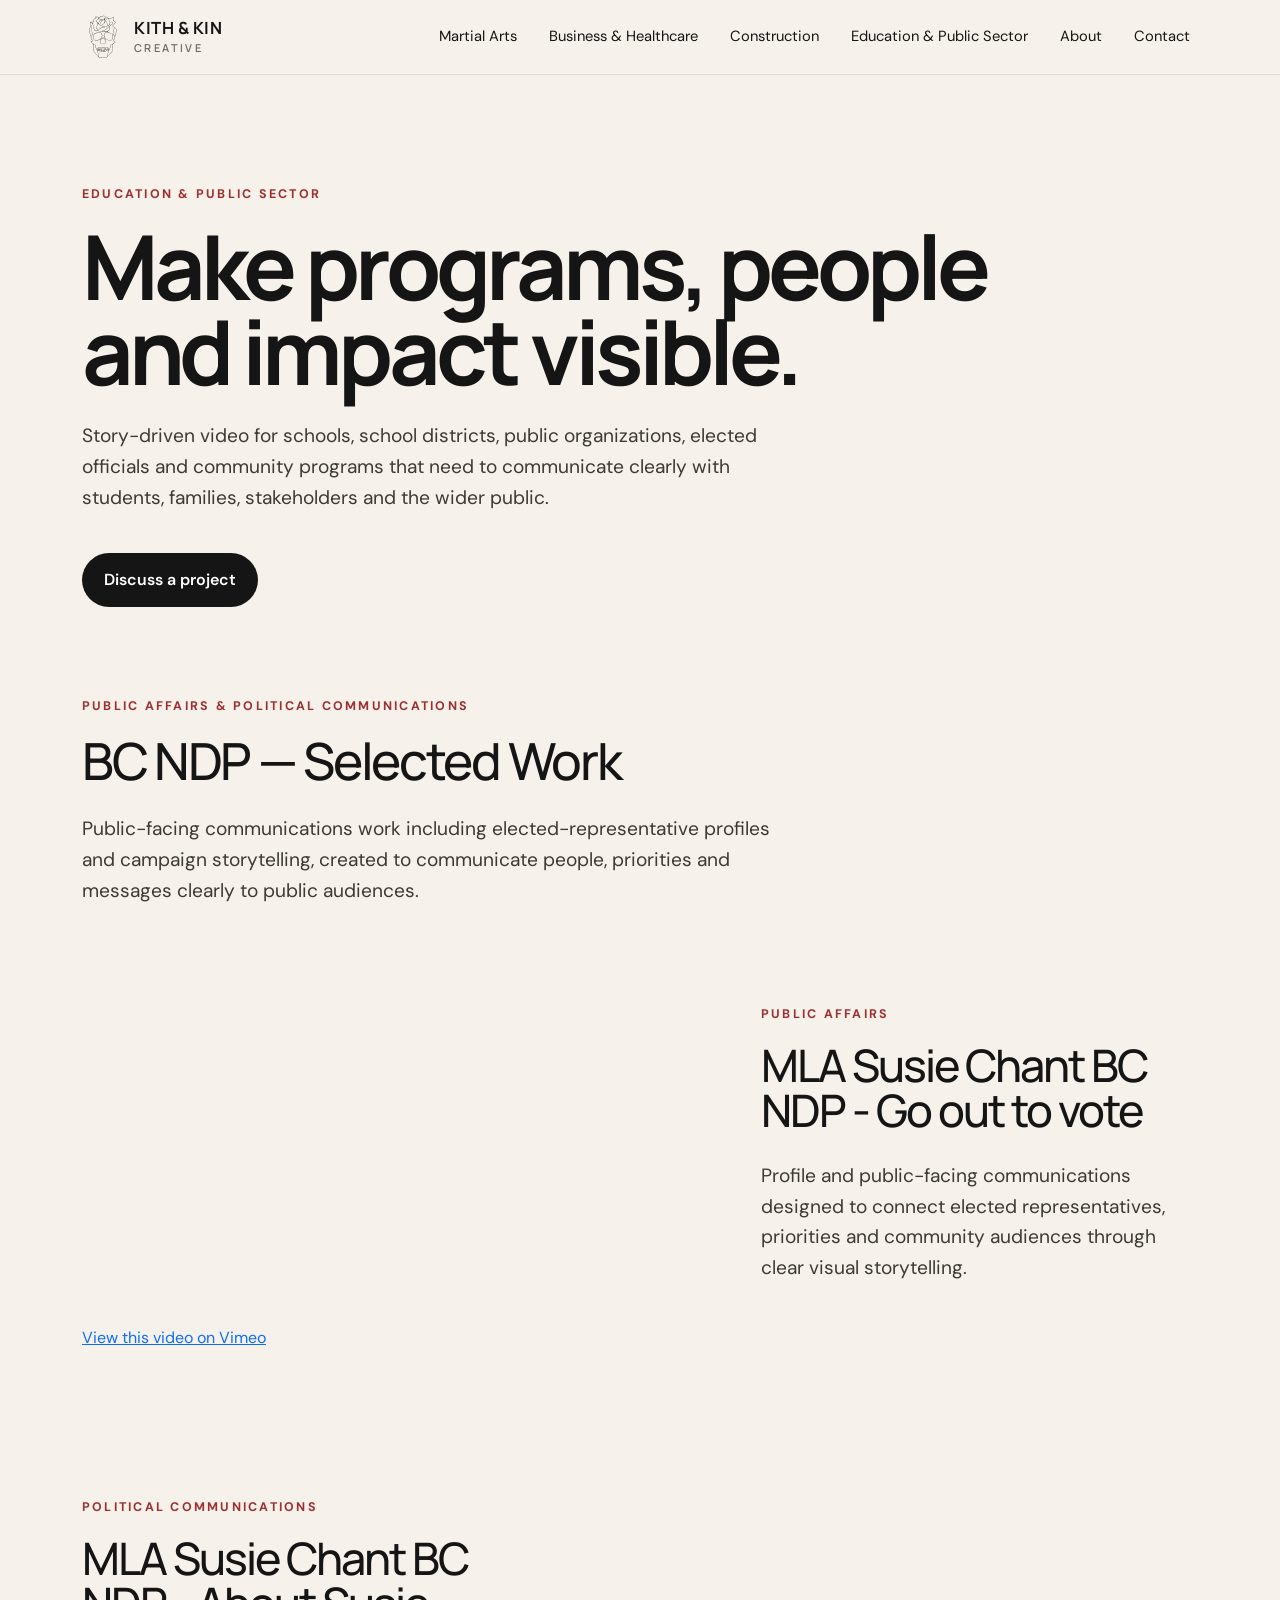
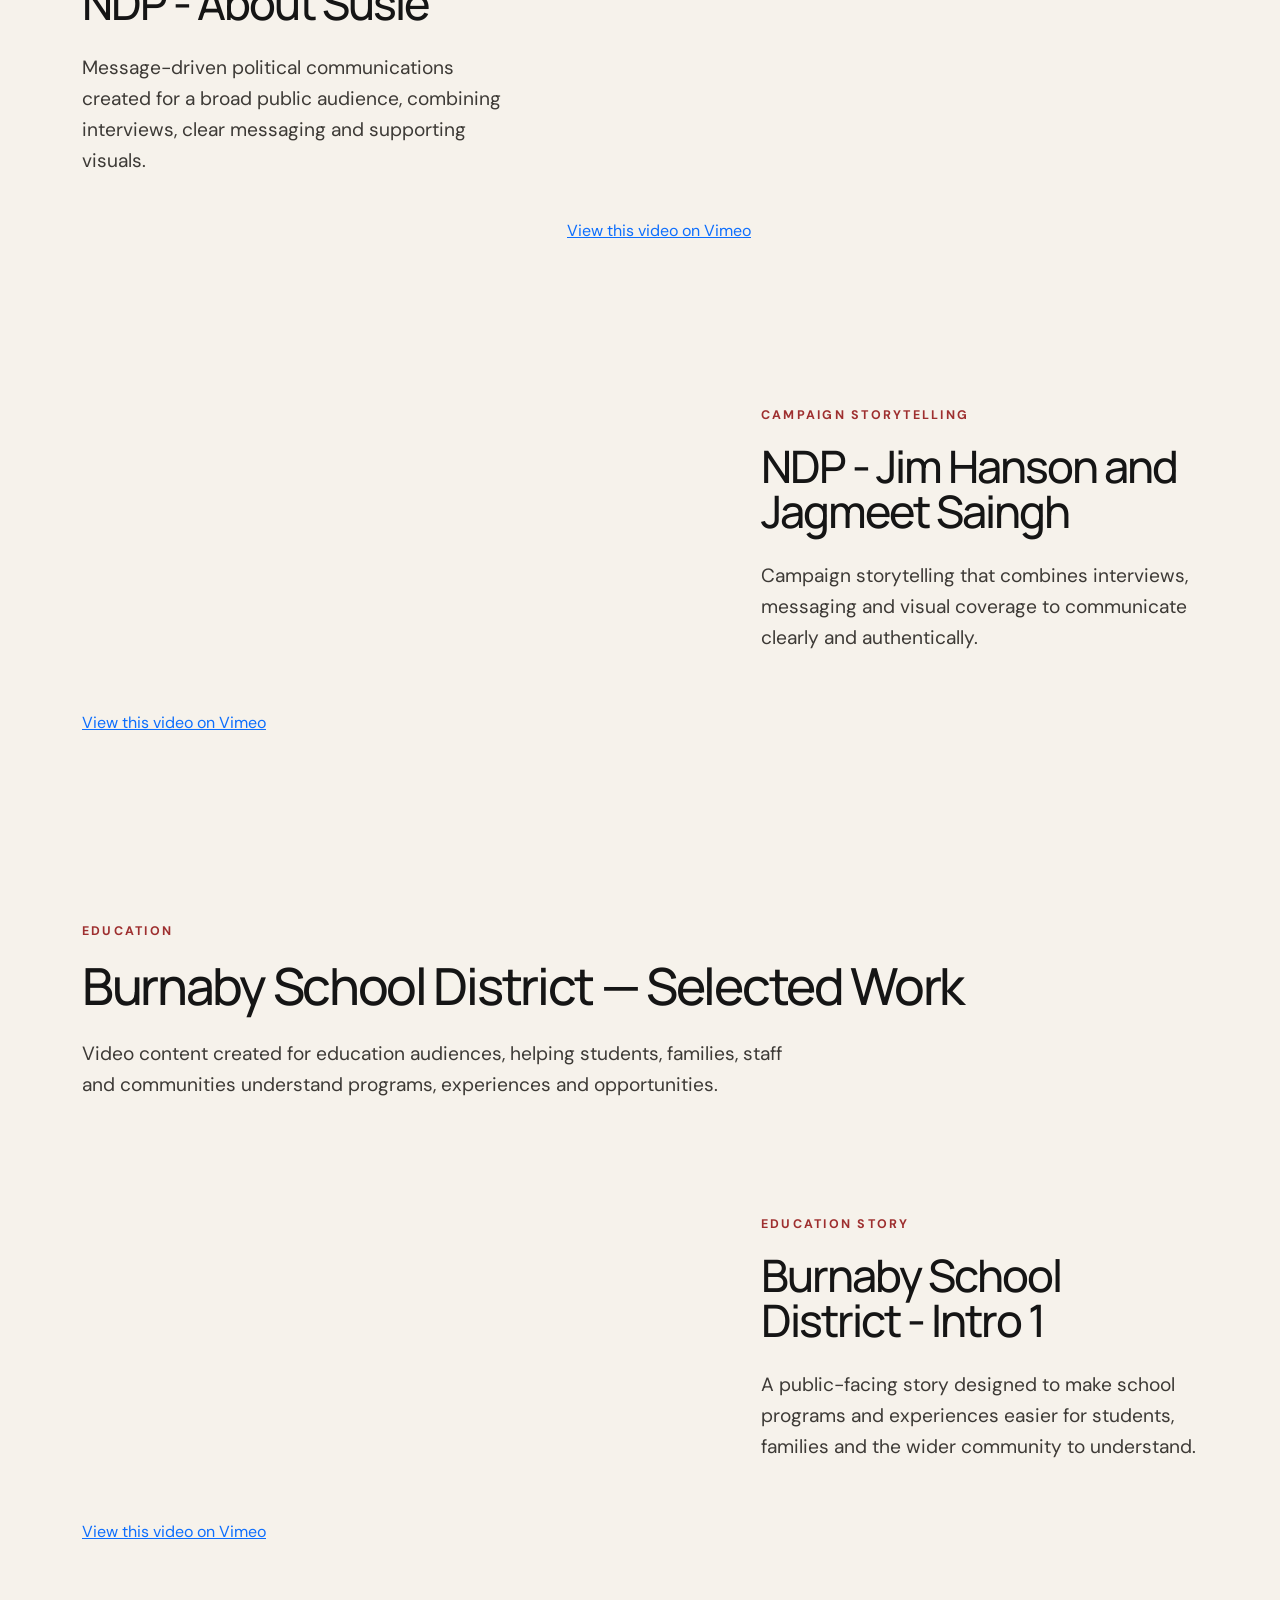
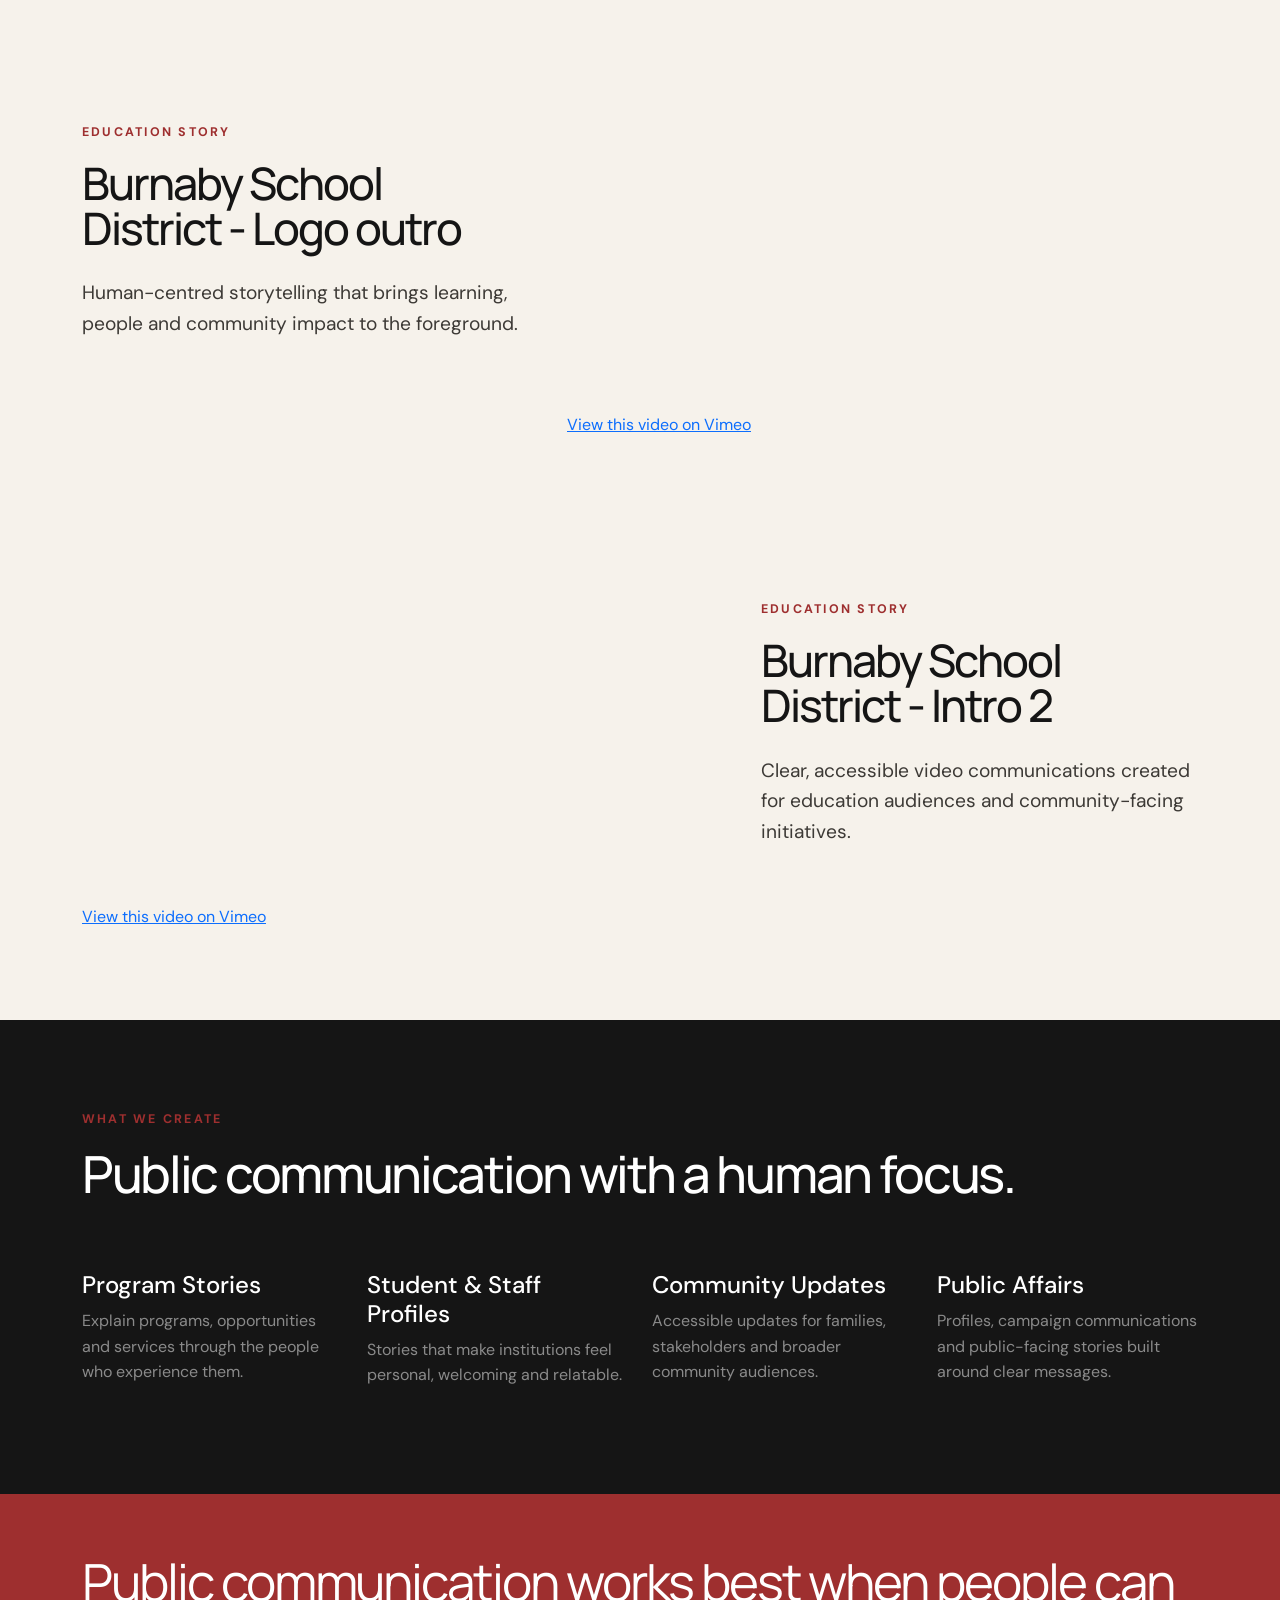
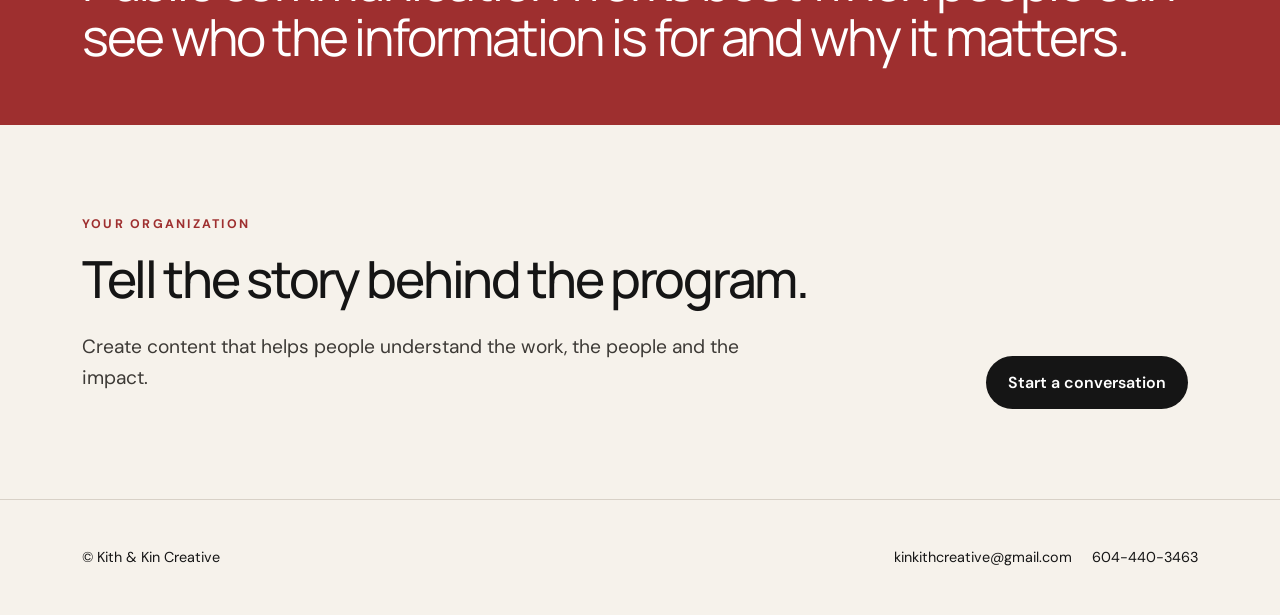
<file: education-public-sector/index.html>
<!doctype html><html lang="en"><head><meta charset="utf-8"><meta name="viewport" content="width=device-width, initial-scale=1"><meta name="description" content="Kith & Kin Creative — education and public-sector video storytelling for schools, public organizations, elected officials and community programs."><title>Education & Public Sector | Kith & Kin Creative</title><link href="https://cdn.jsdelivr.net/npm/bootstrap@5.3.3/dist/css/bootstrap.min.css" rel="stylesheet"><link rel="preconnect" href="https://fonts.googleapis.com"><link rel="preconnect" href="https://fonts.gstatic.com" crossorigin><link href="https://fonts.googleapis.com/css2?family=DM+Sans:wght@400;500;600;700&family=Manrope:wght@500;600;700&display=swap" rel="stylesheet"><link rel="stylesheet" href="../assets/styles.css"></head><body><nav class="navbar navbar-expand-lg site-nav"><div class="container"><a href="../" class="brand"><img src="../assets/logo.svg" alt="Kith & Kin Creative logo"><span class="brand-copy">KITH & KIN<span>CREATIVE</span></span></a><button class="navbar-toggler" type="button" data-bs-toggle="collapse" data-bs-target="#mainNav"><span class="navbar-toggler-icon"></span></button><div class="collapse navbar-collapse justify-content-end" id="mainNav"><div class="navbar-nav"><a class="nav-link" href="../martial-arts/">Martial Arts</a><a class="nav-link" href="../business-healthcare/">Business & Healthcare</a><a class="nav-link" href="../construction-projects/">Construction</a><a class="nav-link" href="../education-public-sector/">Education & Public Sector</a><a class="nav-link" href="../about/">About</a><a class="nav-link" href="../contact/">Contact</a></div></div></div></nav><main><section class="hero"><div class="container"><div class="eyebrow">Education & Public Sector</div><h1 class="display-title">Make programs, people and impact visible.</h1><p class="lead-copy">Story-driven video for schools, school districts, public organizations, elected officials and community programs that need to communicate clearly with students, families, stakeholders and the wider public.</p><a class="btn-main mt-4" href="../contact/">Discuss a project</a></div></section><section class="section pt-0" id="public-affairs"><div class="container"><div class="eyebrow">Public Affairs & Political Communications</div><h2 class="section-title mb-3">BC NDP — Selected Work</h2><p class="lead-copy mb-5">Public-facing communications work including elected-representative profiles and campaign storytelling, created to communicate people, priorities and messages clearly to public audiences.</p><div class="row g-5 align-items-center mb-5 pb-lg-5"><div class="col-lg-7"><div class="ratio ratio-16x9"><iframe src="https://player.vimeo.com/video/477464504" title="MLA and BC NDP public affairs video example 1" allow="autoplay; fullscreen; picture-in-picture" allowfullscreen style="border:0;border-radius:22px;"></iframe></div><p class="mt-3 mb-0"><a href="https://vimeo.com/477464504" target="_blank" rel="noopener">View this video on Vimeo</a></p></div><div class="col-lg-5"><div class="eyebrow">Public Affairs</div><h3 class="section-title" style="font-size:clamp(2rem,3.5vw,3.4rem)">MLA Susie Chant BC NDP - Go out to vote</h3><p class="lead-copy">Profile and public-facing communications designed to connect elected representatives, priorities and community audiences through clear visual storytelling.</p></div></div><div class="row g-5 align-items-center mb-5 pb-lg-5"><div class="col-lg-5 order-2 order-lg-1"><div class="eyebrow">Political Communications</div><h3 class="section-title" style="font-size:clamp(2rem,3.5vw,3.4rem)">MLA Susie Chant BC NDP - About Susie</h3><p class="lead-copy">Message-driven political communications created for a broad public audience, combining interviews, clear messaging and supporting visuals.</p></div><div class="col-lg-7 order-1 order-lg-2"><div class="ratio ratio-16x9"><iframe src="https://player.vimeo.com/video/477465575" title="MLA and BC NDP public affairs video example 2" allow="autoplay; fullscreen; picture-in-picture" allowfullscreen style="border:0;border-radius:22px;"></iframe></div><p class="mt-3 mb-0"><a href="https://vimeo.com/477465575" target="_blank" rel="noopener">View this video on Vimeo</a></p></div></div><div class="row g-5 align-items-center mb-5 pb-lg-5"><div class="col-lg-7"><div class="ratio ratio-16x9"><iframe src="https://player.vimeo.com/video/769314108" title="MLA and BC NDP public affairs video example 3" allow="autoplay; fullscreen; picture-in-picture" allowfullscreen style="border:0;border-radius:22px;"></iframe></div><p class="mt-3 mb-0"><a href="https://vimeo.com/769314108" target="_blank" rel="noopener">View this video on Vimeo</a></p></div><div class="col-lg-5"><div class="eyebrow">Campaign Storytelling</div><h3 class="section-title" style="font-size:clamp(2rem,3.5vw,3.4rem)">NDP - Jim Hanson and Jagmeet Saingh</h3><p class="lead-copy">Campaign storytelling that combines interviews, messaging and visual coverage to communicate clearly and authentically.</p></div></div></div></section><section class="section pt-0" id="education-work"><div class="container"><div class="eyebrow">Education</div><h2 class="section-title mb-3">Burnaby School District — Selected Work</h2><p class="lead-copy mb-5">Video content created for education audiences, helping students, families, staff and communities understand programs, experiences and opportunities.</p><div class="row g-5 align-items-center mb-5 pb-lg-5"><div class="col-lg-7"><div class="ratio ratio-16x9"><iframe src="https://player.vimeo.com/video/559436214" title="Burnaby School District video example 1" allow="autoplay; fullscreen; picture-in-picture" allowfullscreen style="border:0;border-radius:22px;"></iframe></div><p class="mt-3 mb-0"><a href="https://vimeo.com/559436214" target="_blank" rel="noopener">View this video on Vimeo</a></p></div><div class="col-lg-5"><div class="eyebrow">Education Story</div><h3 class="section-title" style="font-size:clamp(2rem,3.5vw,3.4rem)">Burnaby School District - Intro 1</h3><p class="lead-copy">A public-facing story designed to make school programs and experiences easier for students, families and the wider community to understand.</p></div></div><div class="row g-5 align-items-center mb-5 pb-lg-5"><div class="col-lg-5 order-2 order-lg-1"><div class="eyebrow">Education Story</div><h3 class="section-title" style="font-size:clamp(2rem,3.5vw,3.4rem)">Burnaby School District - Logo outro</h3><p class="lead-copy">Human-centred storytelling that brings learning, people and community impact to the foreground.</p></div><div class="col-lg-7 order-1 order-lg-2"><div class="ratio ratio-16x9"><iframe src="https://player.vimeo.com/video/559436529" title="Burnaby School District video example 2" allow="autoplay; fullscreen; picture-in-picture" allowfullscreen style="border:0;border-radius:22px;"></iframe></div><p class="mt-3 mb-0"><a href="https://vimeo.com/559436529" target="_blank" rel="noopener">View this video on Vimeo</a></p></div></div><div class="row g-5 align-items-center"><div class="col-lg-7"><div class="ratio ratio-16x9"><iframe src="https://player.vimeo.com/video/559435064" title="Burnaby School District video example 3" allow="autoplay; fullscreen; picture-in-picture" allowfullscreen style="border:0;border-radius:22px;"></iframe></div><p class="mt-3 mb-0"><a href="https://vimeo.com/559435064" target="_blank" rel="noopener">View this video on Vimeo</a></p></div><div class="col-lg-5"><div class="eyebrow">Education Story</div><h3 class="section-title" style="font-size:clamp(2rem,3.5vw,3.4rem)">Burnaby School District - Intro 2</h3><p class="lead-copy">Clear, accessible video communications created for education audiences and community-facing initiatives.</p></div></div></div></section><section class="section section-dark"><div class="container"><div class="eyebrow">What we create</div><h2 class="section-title">Public communication with a human focus.</h2><div class="row g-4 mt-5"><div class="col-md-3"><h4>Program Stories</h4><p class="text-white-50">Explain programs, opportunities and services through the people who experience them.</p></div><div class="col-md-3"><h4>Student & Staff Profiles</h4><p class="text-white-50">Stories that make institutions feel personal, welcoming and relatable.</p></div><div class="col-md-3"><h4>Community Updates</h4><p class="text-white-50">Accessible updates for families, stakeholders and broader community audiences.</p></div><div class="col-md-3"><h4>Public Affairs</h4><p class="text-white-50">Profiles, campaign communications and public-facing stories built around clear messages.</p></div></div></div></section><section class="quote-strip"><div class="container"><p>Public communication works best when people can see who the information is for and why it matters.</p></div></section><section class="section"><div class="container d-lg-flex justify-content-between align-items-end"><div><div class="eyebrow">Your organization</div><h2 class="section-title">Tell the story behind the program.</h2><p class="lead-copy">Create content that helps people understand the work, the people and the impact.</p></div><a class="btn-main mt-4 mt-lg-0" href="../contact/">Start a conversation</a></div></section></main><footer class="footer"><div class="container d-flex flex-column flex-md-row justify-content-between"><div>© Kith & Kin Creative</div><div class="footer-contact"><a href="mailto:kinkithcreative@gmail.com">kinkithcreative@gmail.com</a><a href="tel:+16044403463">604-440-3463</a></div></div></footer><script src="https://cdn.jsdelivr.net/npm/bootstrap@5.3.3/dist/js/bootstrap.bundle.min.js"></script></body></html>
</file>
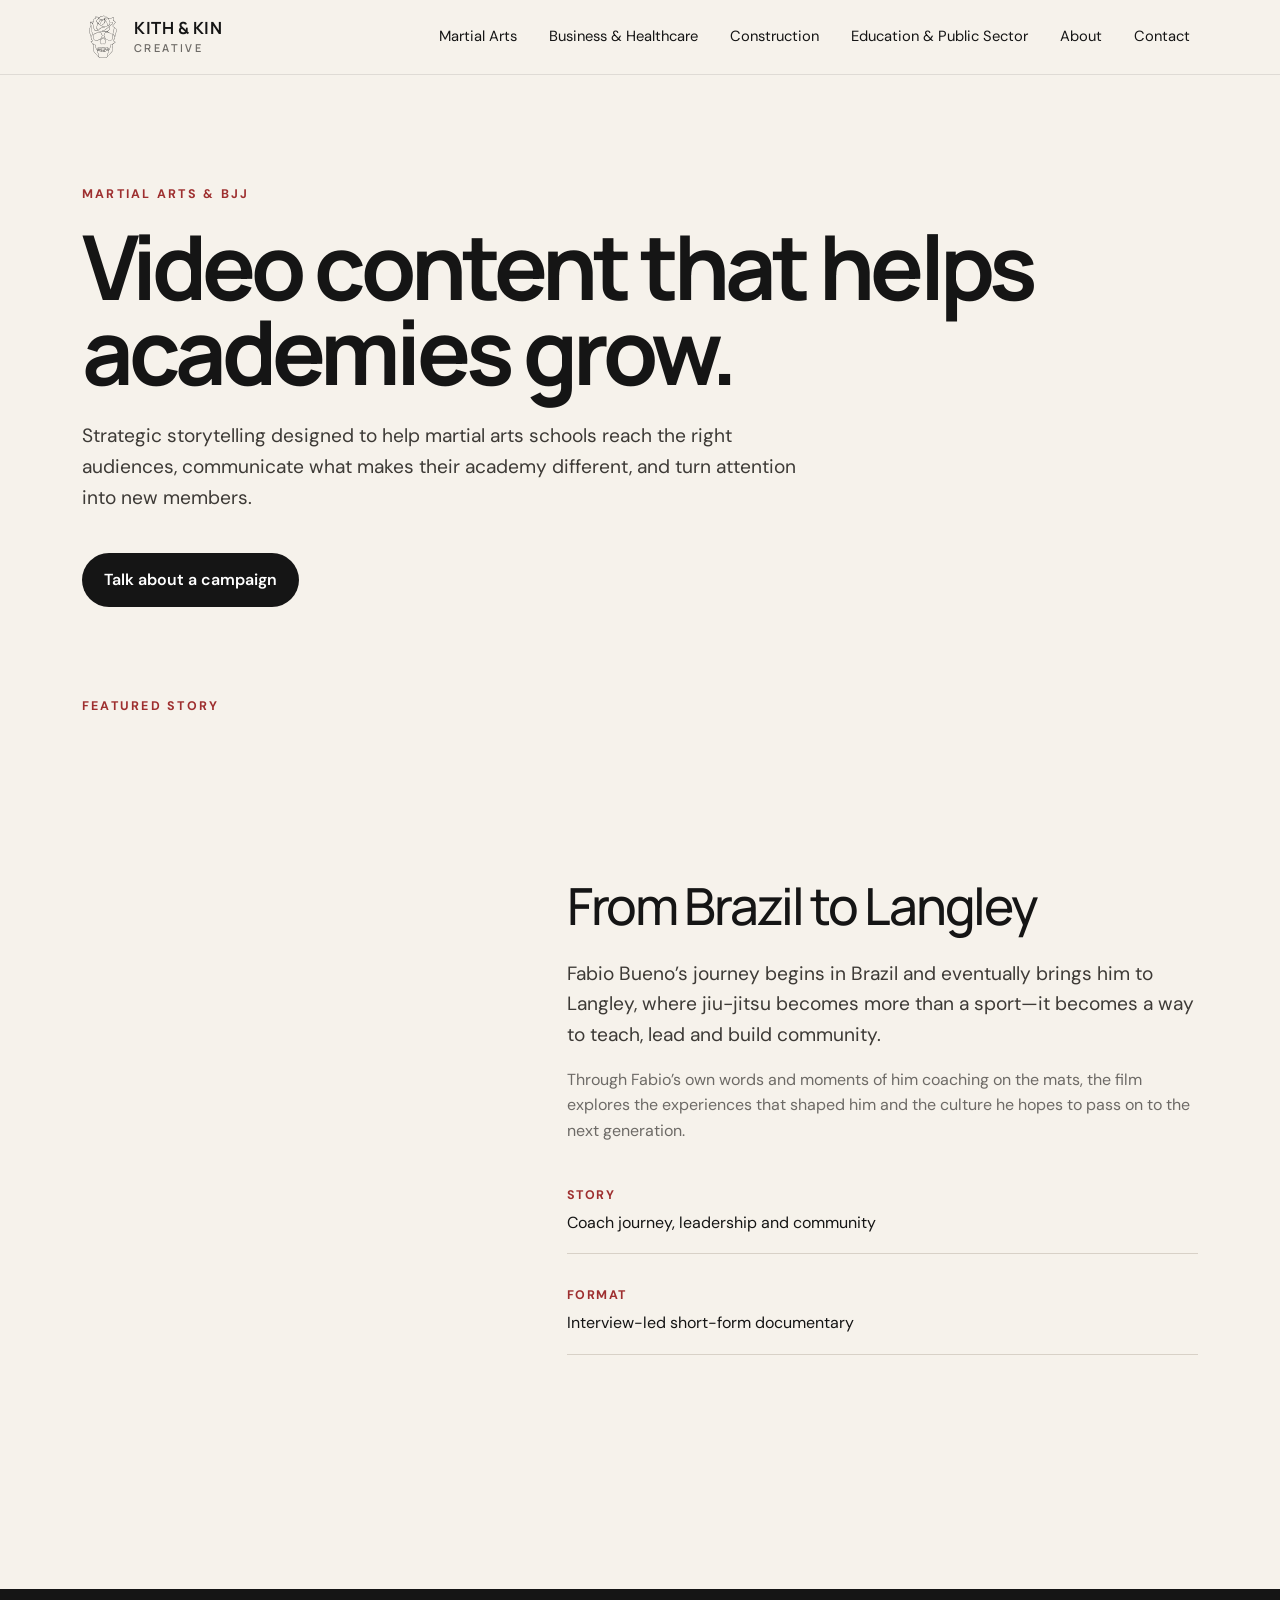
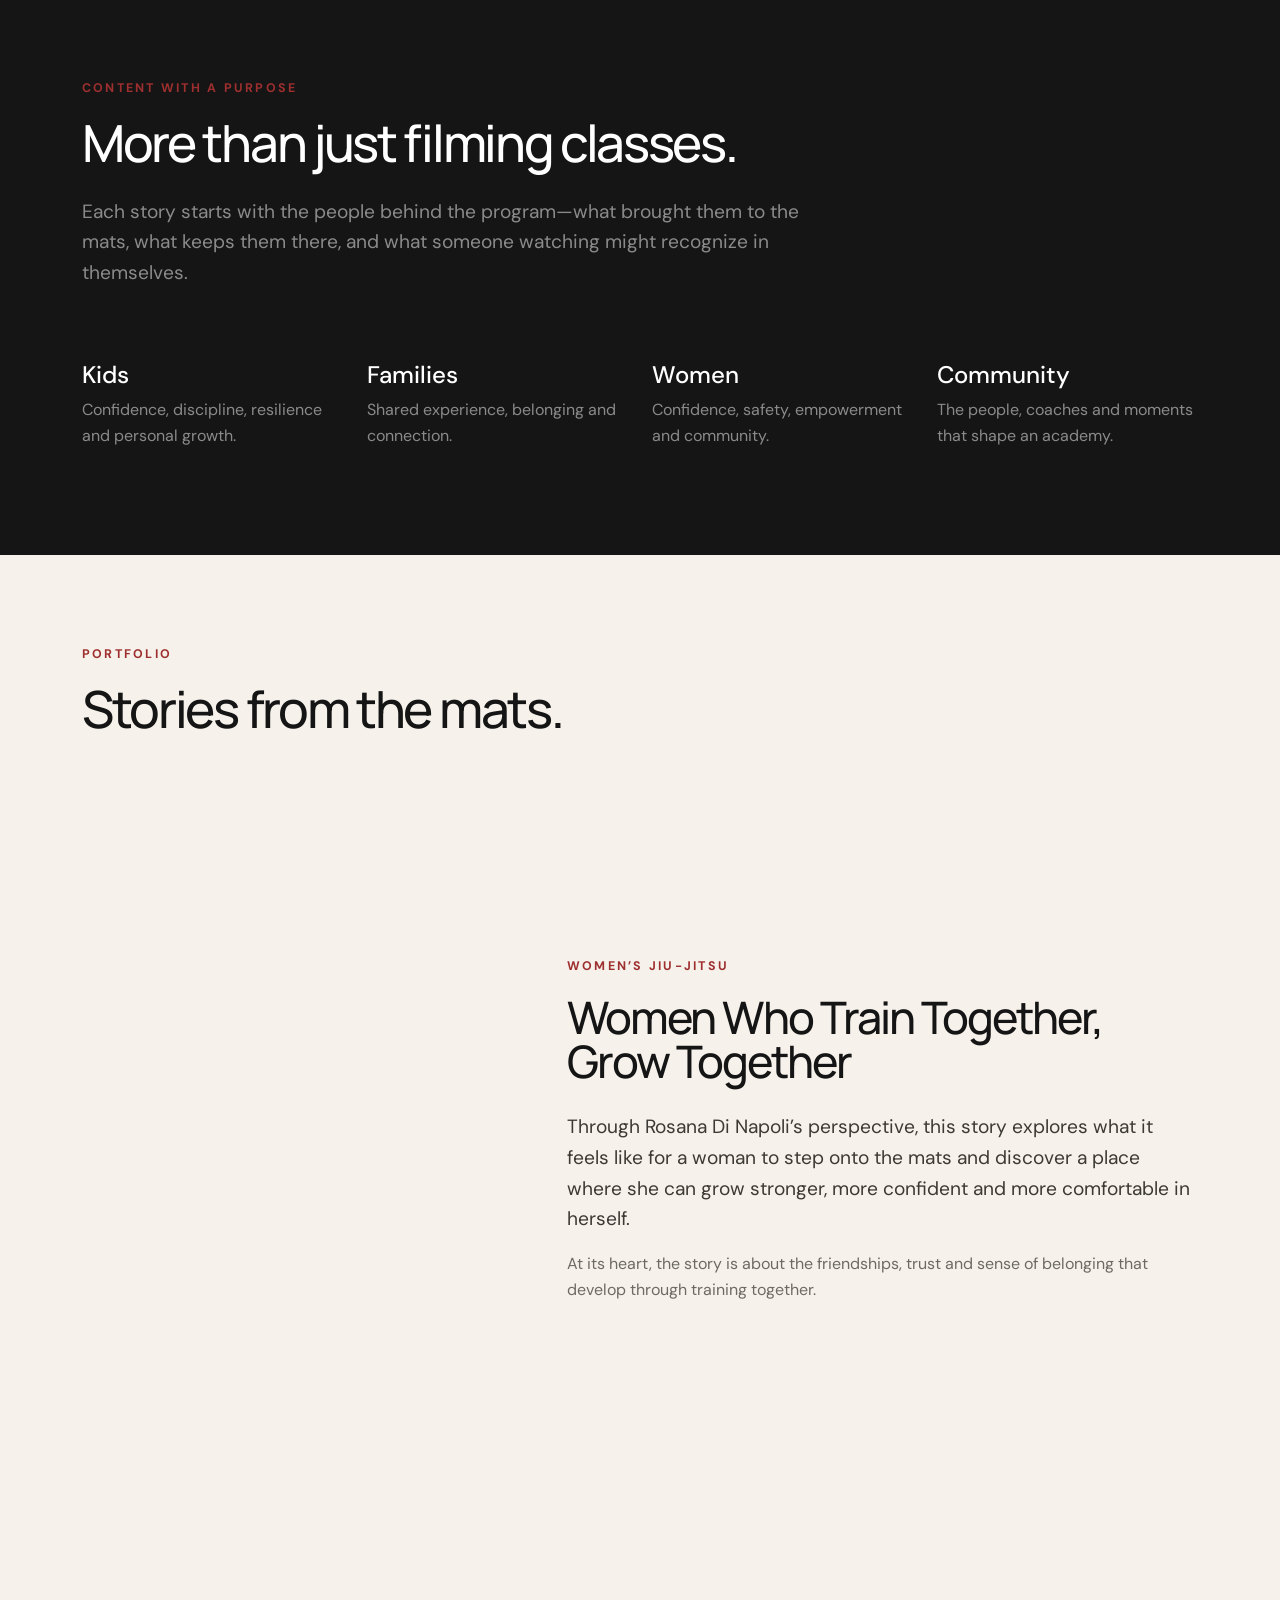
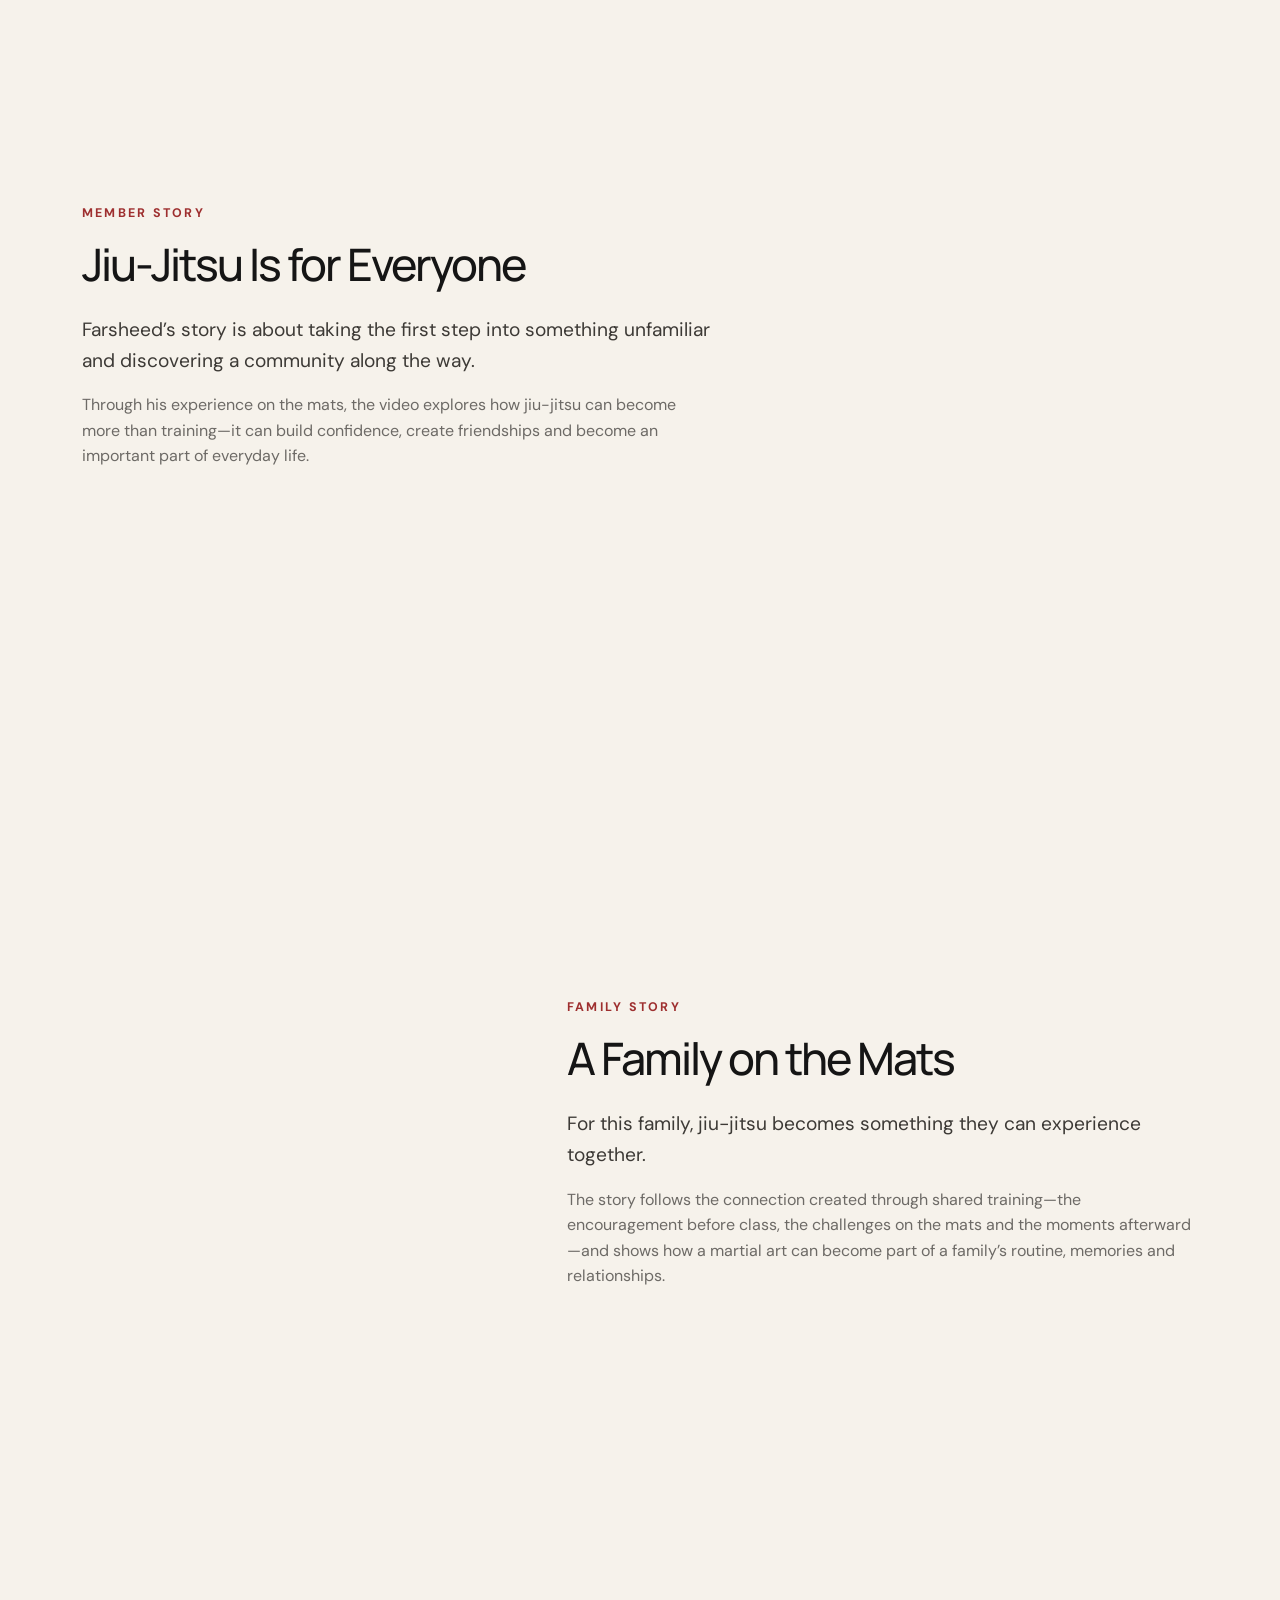
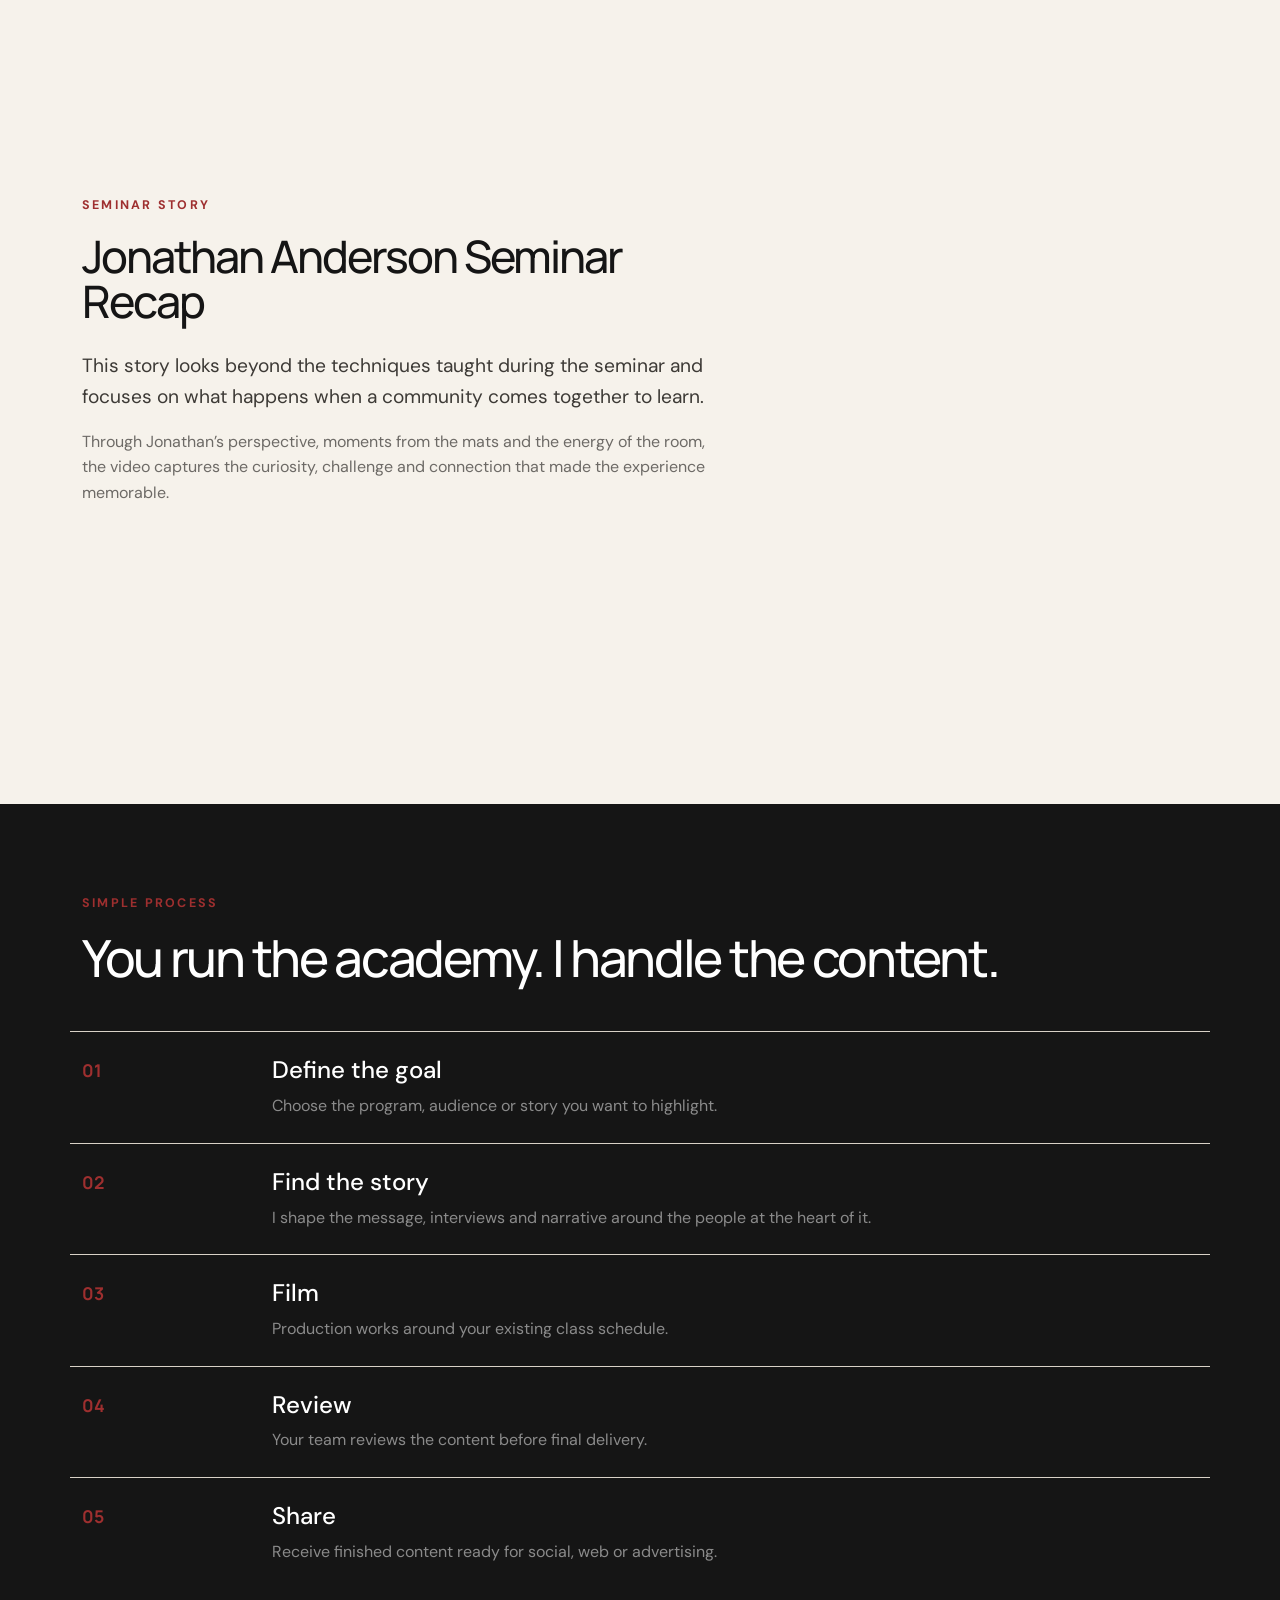
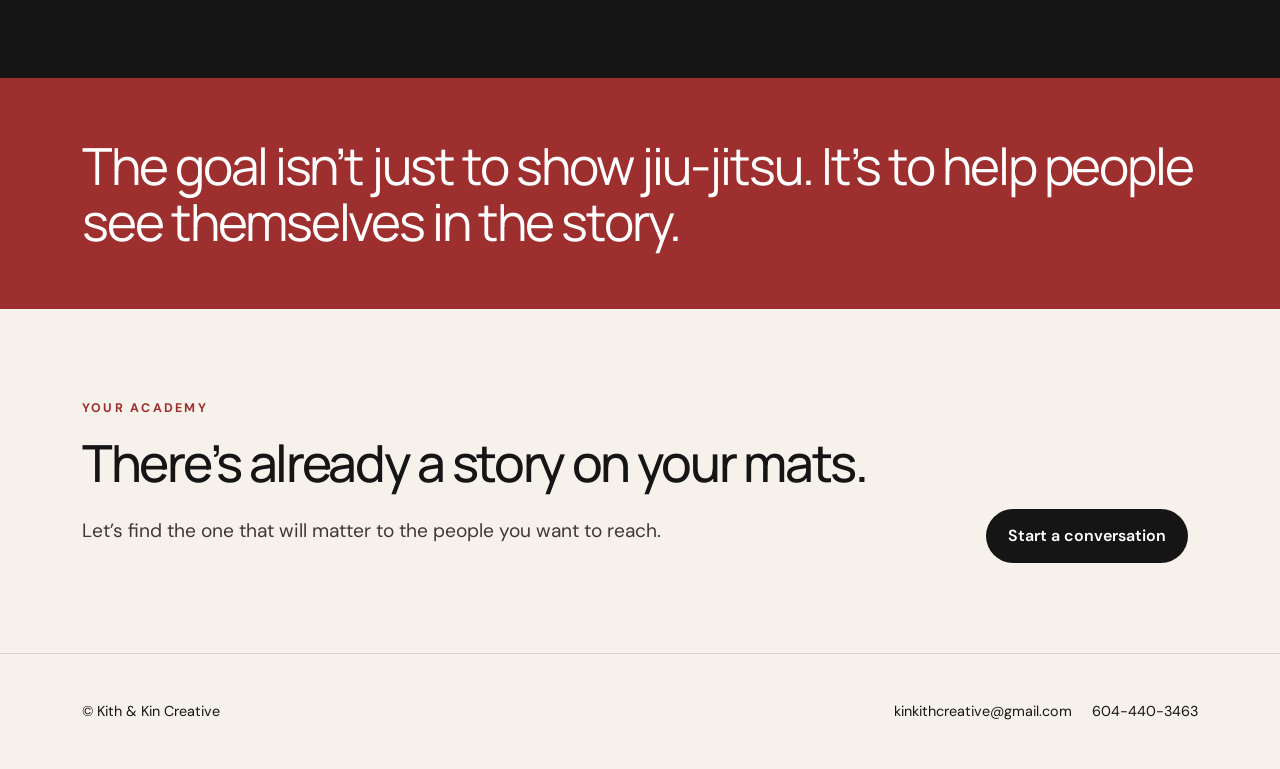
<file: martial-arts/index.html>
<!doctype html><html lang="en"><head><meta charset="utf-8"><meta name="viewport" content="width=device-width, initial-scale=1"><meta name="description" content="Kith & Kin Creative — story-driven video content for martial arts academies and BJJ communities."><title>Martial Arts | Kith & Kin Creative</title><link href="https://cdn.jsdelivr.net/npm/bootstrap@5.3.3/dist/css/bootstrap.min.css" rel="stylesheet"><link rel="preconnect" href="https://fonts.googleapis.com"><link rel="preconnect" href="https://fonts.gstatic.com" crossorigin><link href="https://fonts.googleapis.com/css2?family=DM+Sans:wght@400;500;600;700&family=Manrope:wght@500;600;700&display=swap" rel="stylesheet"><link rel="stylesheet" href="../assets/styles.css"></head><body><nav class="navbar navbar-expand-lg site-nav"><div class="container"><a href="../" class="brand"><img src="../assets/logo.svg" alt="Kith & Kin Creative logo"><span class="brand-copy">KITH & KIN<span>CREATIVE</span></span></a><button class="navbar-toggler" type="button" data-bs-toggle="collapse" data-bs-target="#mainNav"><span class="navbar-toggler-icon"></span></button><div class="collapse navbar-collapse justify-content-end" id="mainNav"><div class="navbar-nav"><a class="nav-link" href="../martial-arts/">Martial Arts</a><a class="nav-link" href="../business-healthcare/">Business & Healthcare</a><a class="nav-link" href="../construction-projects/">Construction</a><a class="nav-link" href="../education-public-sector/">Education & Public Sector</a><a class="nav-link" href="../about/">About</a><a class="nav-link" href="../contact/">Contact</a></div></div></div></nav><main><section class="hero"><div class="container"><div class="eyebrow">Martial Arts & BJJ</div><h1 class="display-title">Video content that helps academies grow.</h1><p class="lead-copy">Strategic storytelling designed to help martial arts schools reach the right audiences, communicate what makes their academy different, and turn attention into new members.</p><a class="btn-main mt-4" href="../contact/">Talk about a campaign</a></div></section><section class="section pt-0"><div class="container"><div class="eyebrow">Featured story</div><div class="row g-5 align-items-center"><div class="col-lg-5"><div class="ratio" style="--bs-aspect-ratio:177.78%;max-width:430px;margin:auto;"><iframe src="https://www.youtube.com/embed/SPoZw3AmDU8" title="From Brazil to Langley: Fabio Bueno’s Jiu-Jitsu Story" allowfullscreen style="border:0;border-radius:22px;"></iframe></div></div><div class="col-lg-7"><h2 class="section-title">From Brazil to Langley</h2><p class="lead-copy">Fabio Bueno’s journey begins in Brazil and eventually brings him to Langley, where jiu-jitsu becomes more than a sport—it becomes a way to teach, lead and build community.</p><p class="muted">Through Fabio’s own words and moments of him coaching on the mats, the film explores the experiences that shaped him and the culture he hopes to pass on to the next generation.</p><div class="detail-list mt-4"><div class="detail-item"><strong>Story</strong>Coach journey, leadership and community</div><div class="detail-item"><strong>Format</strong>Interview-led short-form documentary</div></div></div></div></div></section><section class="section section-dark"><div class="container"><div class="eyebrow">Content with a purpose</div><h2 class="section-title">More than just filming classes.</h2><p class="lead-copy text-white-50">Each story starts with the people behind the program—what brought them to the mats, what keeps them there, and what someone watching might recognize in themselves.</p><div class="row mt-5 g-4"><div class="col-md-3"><h4>Kids</h4><p class="text-white-50">Confidence, discipline, resilience and personal growth.</p></div><div class="col-md-3"><h4>Families</h4><p class="text-white-50">Shared experience, belonging and connection.</p></div><div class="col-md-3"><h4>Women</h4><p class="text-white-50">Confidence, safety, empowerment and community.</p></div><div class="col-md-3"><h4>Community</h4><p class="text-white-50">The people, coaches and moments that shape an academy.</p></div></div></div></section><section class="section"><div class="container"><div class="eyebrow">Portfolio</div><h2 class="section-title mb-5">Stories from the mats.</h2><div class="row g-5 align-items-center mb-5 pb-lg-5"><div class="col-lg-5"><div class="ratio" style="--bs-aspect-ratio:177.78%;max-width:400px;margin:auto;"><iframe src="https://www.youtube.com/embed/qsLgDJkadYg" title="Women Who Train Together, Grow Together" allowfullscreen style="border:0;border-radius:22px;"></iframe></div></div><div class="col-lg-7"><div class="eyebrow">Women’s Jiu-Jitsu</div><h3 class="section-title" style="font-size:clamp(2rem,3.5vw,3.5rem)">Women Who Train Together, Grow Together</h3><p class="lead-copy">Through Rosana Di Napoli’s perspective, this story explores what it feels like for a woman to step onto the mats and discover a place where she can grow stronger, more confident and more comfortable in herself.</p><p class="muted">At its heart, the story is about the friendships, trust and sense of belonging that develop through training together.</p></div></div><div class="row g-5 align-items-center mb-5 pb-lg-5"><div class="col-lg-7 order-2 order-lg-1"><div class="eyebrow">Member Story</div><h3 class="section-title" style="font-size:clamp(2rem,3.5vw,3.5rem)">Jiu-Jitsu Is for Everyone</h3><p class="lead-copy">Farsheed’s story is about taking the first step into something unfamiliar and discovering a community along the way.</p><p class="muted">Through his experience on the mats, the video explores how jiu-jitsu can become more than training—it can build confidence, create friendships and become an important part of everyday life.</p></div><div class="col-lg-5 order-1 order-lg-2"><div class="ratio" style="--bs-aspect-ratio:177.78%;max-width:400px;margin:auto;"><iframe src="https://www.youtube.com/embed/knoJiUFCpzY" title="Jiu-Jitsu Is for Everyone" allowfullscreen style="border:0;border-radius:22px;"></iframe></div></div></div><div class="row g-5 align-items-center mb-5 pb-lg-5"><div class="col-lg-5"><div class="ratio" style="--bs-aspect-ratio:177.78%;max-width:400px;margin:auto;"><iframe src="https://www.youtube.com/embed/UPPkOt4jQ7Q" title="A Family on the Mats" allowfullscreen style="border:0;border-radius:22px;"></iframe></div></div><div class="col-lg-7"><div class="eyebrow">Family Story</div><h3 class="section-title" style="font-size:clamp(2rem,3.5vw,3.5rem)">A Family on the Mats</h3><p class="lead-copy">For this family, jiu-jitsu becomes something they can experience together.</p><p class="muted">The story follows the connection created through shared training—the encouragement before class, the challenges on the mats and the moments afterward—and shows how a martial art can become part of a family’s routine, memories and relationships.</p></div></div><div class="row g-5 align-items-center"><div class="col-lg-7 order-2 order-lg-1"><div class="eyebrow">Seminar Story</div><h3 class="section-title" style="font-size:clamp(2rem,3.5vw,3.5rem)">Jonathan Anderson Seminar Recap</h3><p class="lead-copy">This story looks beyond the techniques taught during the seminar and focuses on what happens when a community comes together to learn.</p><p class="muted">Through Jonathan’s perspective, moments from the mats and the energy of the room, the video captures the curiosity, challenge and connection that made the experience memorable.</p></div><div class="col-lg-5 order-1 order-lg-2"><div class="ratio" style="--bs-aspect-ratio:177.78%;max-width:400px;margin:auto;"><iframe src="https://www.youtube.com/embed/vUbxdRy3gG4" title="Jonathan Anderson Seminar Recap" allowfullscreen style="border:0;border-radius:22px;"></iframe></div></div></div></div></section><section class="section section-dark"><div class="container"><div class="eyebrow">Simple process</div><h2 class="section-title">You run the academy. I handle the content.</h2><div class="mt-5"><div class="row process-step"><div class="col-md-2 num">01</div><div class="col-md-10"><h4>Define the goal</h4><p class="text-white-50 mb-0">Choose the program, audience or story you want to highlight.</p></div></div><div class="row process-step"><div class="col-md-2 num">02</div><div class="col-md-10"><h4>Find the story</h4><p class="text-white-50 mb-0">I shape the message, interviews and narrative around the people at the heart of it.</p></div></div><div class="row process-step"><div class="col-md-2 num">03</div><div class="col-md-10"><h4>Film</h4><p class="text-white-50 mb-0">Production works around your existing class schedule.</p></div></div><div class="row process-step"><div class="col-md-2 num">04</div><div class="col-md-10"><h4>Review</h4><p class="text-white-50 mb-0">Your team reviews the content before final delivery.</p></div></div><div class="row process-step"><div class="col-md-2 num">05</div><div class="col-md-10"><h4>Share</h4><p class="text-white-50 mb-0">Receive finished content ready for social, web or advertising.</p></div></div></div></div></section><section class="quote-strip"><div class="container"><p>The goal isn’t just to show jiu-jitsu. It’s to help people see themselves in the story.</p></div></section><section class="section"><div class="container d-lg-flex justify-content-between align-items-end"><div><div class="eyebrow">Your academy</div><h2 class="section-title">There’s already a story on your mats.</h2><p class="lead-copy">Let’s find the one that will matter to the people you want to reach.</p></div><a class="btn-main mt-4 mt-lg-0" href="../contact/">Start a conversation</a></div></section></main><footer class="footer"><div class="container d-flex flex-column flex-md-row justify-content-between"><div>© Kith & Kin Creative</div><div class="footer-contact"><a href="mailto:kinkithcreative@gmail.com">kinkithcreative@gmail.com</a><a href="tel:+16044403463">604-440-3463</a></div></div></footer><script src="https://cdn.jsdelivr.net/npm/bootstrap@5.3.3/dist/js/bootstrap.bundle.min.js"></script></body></html>
</file>
<file: assets/styles.css>
:root{--ink:#151515;--paper:#f6f2eb;--white:#fff;--muted:#6d6a66;--accent:#9e2f2f;--line:#d8d1c7;--soft:#ece6dd}*{box-sizing:border-box}html{scroll-behavior:smooth}body{margin:0;font-family:'DM Sans',sans-serif;background:var(--paper);color:var(--ink);line-height:1.6}.site-nav{padding:14px 0;border-bottom:1px solid rgba(21,21,21,.1);background:rgba(246,242,235,.96);position:sticky;top:0;z-index:50;backdrop-filter:blur(10px)}.brand{font-family:'Manrope',sans-serif;font-weight:700;letter-spacing:.03em;text-decoration:none;color:var(--ink);font-size:1.05rem;line-height:1;display:flex;align-items:center;gap:12px}.brand img{width:40px;height:46px;object-fit:contain;background:transparent;border-radius:0;padding:0}.brand-copy{display:block}.brand-copy span{display:block;font-size:.68rem;letter-spacing:.22em;font-weight:600;color:var(--muted);margin-top:6px}.navbar-toggler{border:0;box-shadow:none!important}.nav-link{color:var(--ink)!important;font-size:.92rem;margin-left:16px}.hero{padding:110px 0 90px}.eyebrow{font-size:.78rem;letter-spacing:.18em;text-transform:uppercase;color:var(--accent);font-weight:700;margin-bottom:18px}.display-title{font-family:'Manrope',sans-serif;font-size:clamp(3rem,7vw,6.6rem);line-height:.95;letter-spacing:-.055em;font-weight:700;max-width:1050px}.lead-copy{font-size:1.2rem;max-width:720px;color:#3d3a36;margin-top:28px}.btn-main,.btn-ghost{display:inline-block;text-decoration:none;padding:14px 22px;border-radius:999px;font-weight:600;transition:.2s ease}.btn-main{background:var(--ink);color:var(--white);margin-right:10px}.btn-main:hover{color:var(--white);transform:translateY(-1px);opacity:.92}.btn-ghost{border:1px solid var(--ink);color:var(--ink)}.btn-ghost:hover{background:var(--ink);color:var(--white)}.split-card{background:var(--white);border:1px solid var(--line);border-radius:24px;padding:34px;height:100%;transition:.2s transform}.split-card:hover{transform:translateY(-4px)}.split-card h3{font-family:'Manrope',sans-serif;font-size:2rem;letter-spacing:-.03em}.section{padding:90px 0}.section-dark{background:var(--ink);color:var(--white)}.section-title{font-family:'Manrope',sans-serif;font-size:clamp(2.2rem,4vw,4.2rem);line-height:1;letter-spacing:-.045em}.muted{color:var(--muted)}.portfolio-panel{min-height:340px;border-radius:22px;background:linear-gradient(180deg,rgba(0,0,0,.1),rgba(0,0,0,.7)),linear-gradient(135deg,#242424,#555);position:relative;overflow:hidden;padding:28px;color:#fff;display:flex;align-items:flex-end}.portfolio-panel.light{background:linear-gradient(135deg,#ddd4c7,#9f968b);color:var(--ink)}.portfolio-panel .tag{position:absolute;top:22px;left:22px;background:rgba(255,255,255,.9);color:var(--ink);padding:7px 11px;border-radius:999px;font-size:.72rem;font-weight:700;letter-spacing:.08em;text-transform:uppercase}.video-slot{min-height:360px;border:1px dashed #aaa;border-radius:22px;background:#222;color:#fff;display:flex;align-items:center;justify-content:center;text-align:center;padding:30px}.video-slot.light{background:#e7e0d7;color:var(--ink)}.detail-list{display:grid;gap:14px}.detail-item{padding:18px 0;border-bottom:1px solid var(--line)}.detail-item strong{display:block;font-size:.78rem;letter-spacing:.12em;text-transform:uppercase;color:var(--accent);margin-bottom:4px}.process-step{border-top:1px solid var(--line);padding:24px 0}.process-step .num{font-family:'Manrope',sans-serif;font-size:1.1rem;color:var(--accent);font-weight:700}.quote-strip{padding:60px 0;background:var(--accent);color:#fff}.quote-strip p{font-family:'Manrope',sans-serif;font-size:clamp(1.8rem,4vw,3.8rem);line-height:1.08;letter-spacing:-.04em;margin:0}.footer{padding:46px 0;border-top:1px solid var(--line);font-size:.9rem}.footer a{color:var(--ink);text-decoration:none}.footer-contact{display:flex;gap:20px;flex-wrap:wrap}.contact-box{background:var(--white);border:1px solid var(--line);border-radius:26px;padding:36px}.contact-row{padding:17px 0;border-bottom:1px solid var(--line)}.contact-row:last-child{border-bottom:0}.contact-row a{color:var(--ink);text-decoration:none}.mini-title{font-size:.78rem;letter-spacing:.15em;text-transform:uppercase;color:var(--accent);font-weight:700}.about-photo{min-height:540px;border-radius:26px;overflow:hidden;background:#d8d4ce}.about-photo img{width:100%;height:100%;min-height:540px;object-fit:cover;object-position:center}.story-row{align-items:flex-start!important}.story-row .ratio{margin-top:0}.story-copy{padding-top:0}.small-note{font-size:.88rem;color:var(--muted)}@media(max-width:991px){.hero{padding:78px 0 66px}.nav-link{margin-left:0}.section{padding:68px 0}.about-photo{min-height:360px;margin-bottom:28px}.about-photo img{min-height:360px}.brand img{width:34px;height:40px}.footer-contact{margin-top:12px;gap:10px;flex-direction:column}.story-row .ratio{margin-bottom:8px}}
</file>
